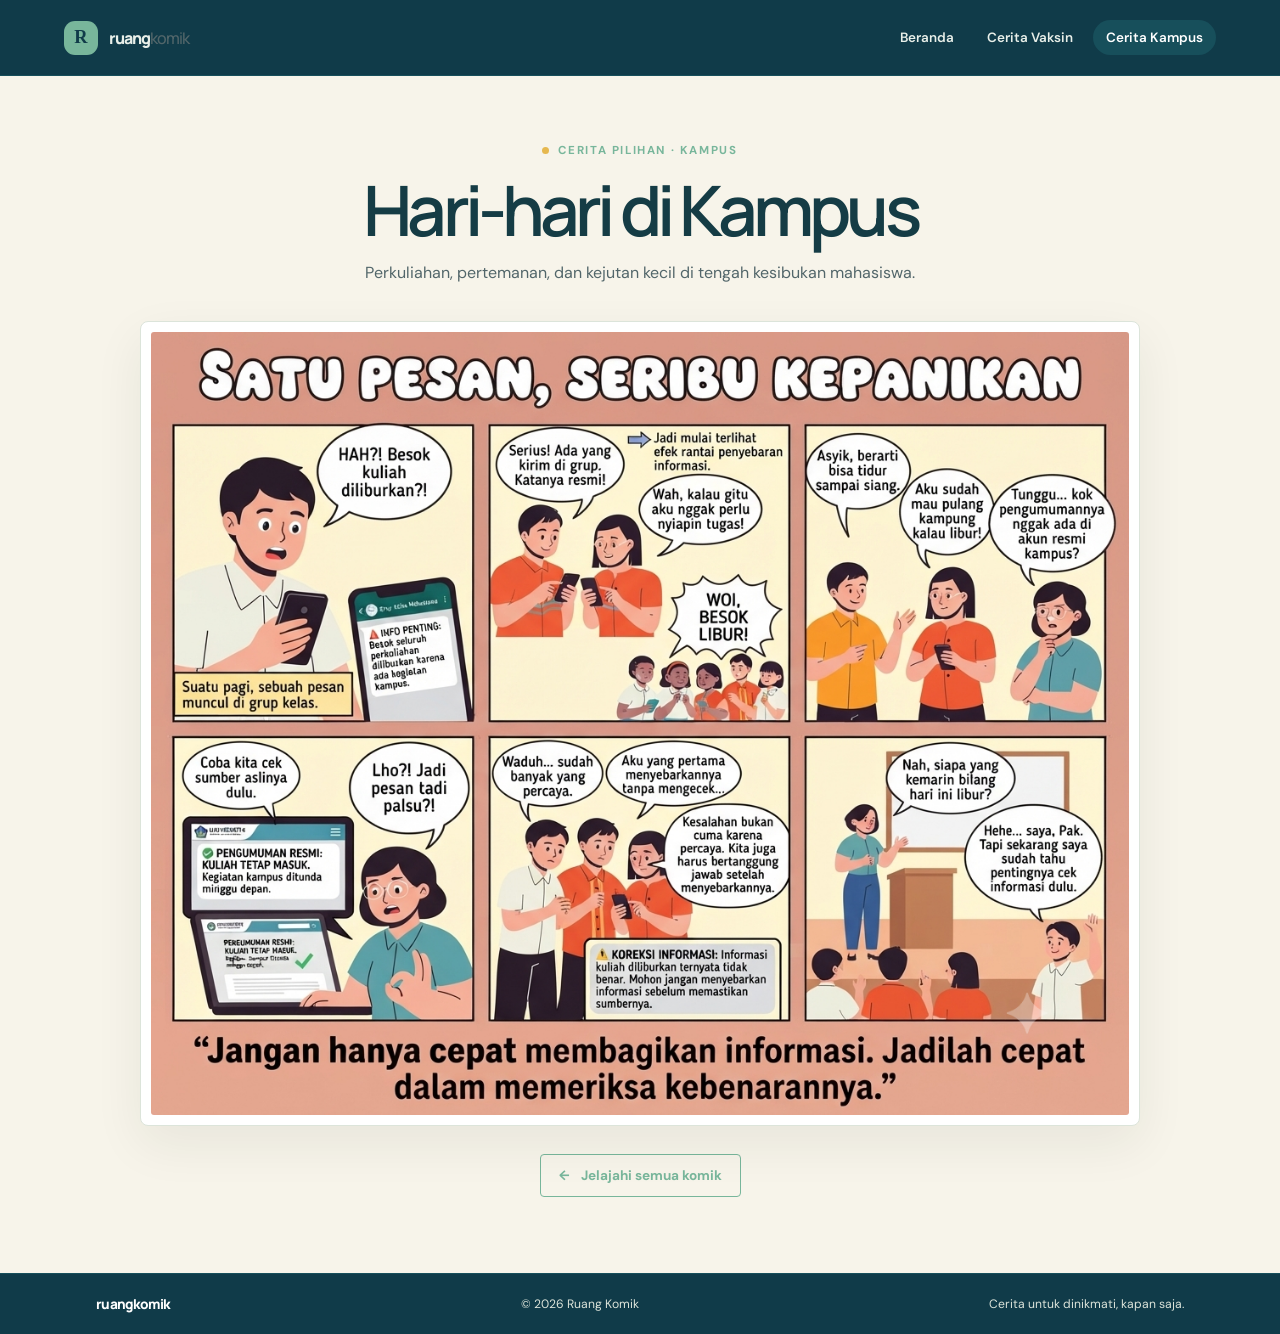
<file: cerita_kampus.html>
<!DOCTYPE html>
<html lang="id">
<head>
    <meta charset="UTF-8">
    <meta name="viewport" content="width=device-width, initial-scale=1.0">
    <meta name="theme-color" content="#f8f7f4">
    <meta name="description" content="Baca komik tentang perkuliahan, pertemanan, dan kejutan kecil di kampus.">
    <title>Cerita Kampus — Ruang Komik</title>
    <link rel="stylesheet" href="styles.css">
</head>
<body>
    <header class="topbar">
        <a class="brand" href="komik.html" aria-label="Ruang Komik, beranda"><span class="brand-mark" aria-hidden="true">R</span><span>ruang<span class="brand-light">komik</span></span></a>
        <nav aria-label="Navigasi utama">
            <a href="komik.html">Beranda</a>
            <a href="cerita_vaksin.html">Cerita Vaksin</a>
            <a href="cerita_kampus.html" aria-current="page">Cerita Kampus</a>
        </nav>
    </header>
    <main class="story-main">
        <section class="story-intro">
            <span class="eyebrow"><span class="eyebrow-dot"></span> Cerita pilihan · Kampus</span>
            <h1>Hari-hari di Kampus</h1>
            <p>Perkuliahan, pertemanan, dan kejutan kecil di tengah kesibukan mahasiswa.</p>
        </section>
        <figure class="comic-frame"><img src="isi cerita kampus.png" alt="Komik tentang kehidupan dan cerita mahasiswa di kampus"></figure>
        <div class="bottom-nav"><a class="back" href="komik.html#galeri"><span aria-hidden="true">←</span> Jelajahi semua komik</a></div>
    </main>
    <footer><a class="footer-brand" href="komik.html">ruangkomik</a><span>© 2026 Ruang Komik</span><span>Cerita untuk dinikmati, kapan saja.</span></footer>
</body>
</html>
</file>
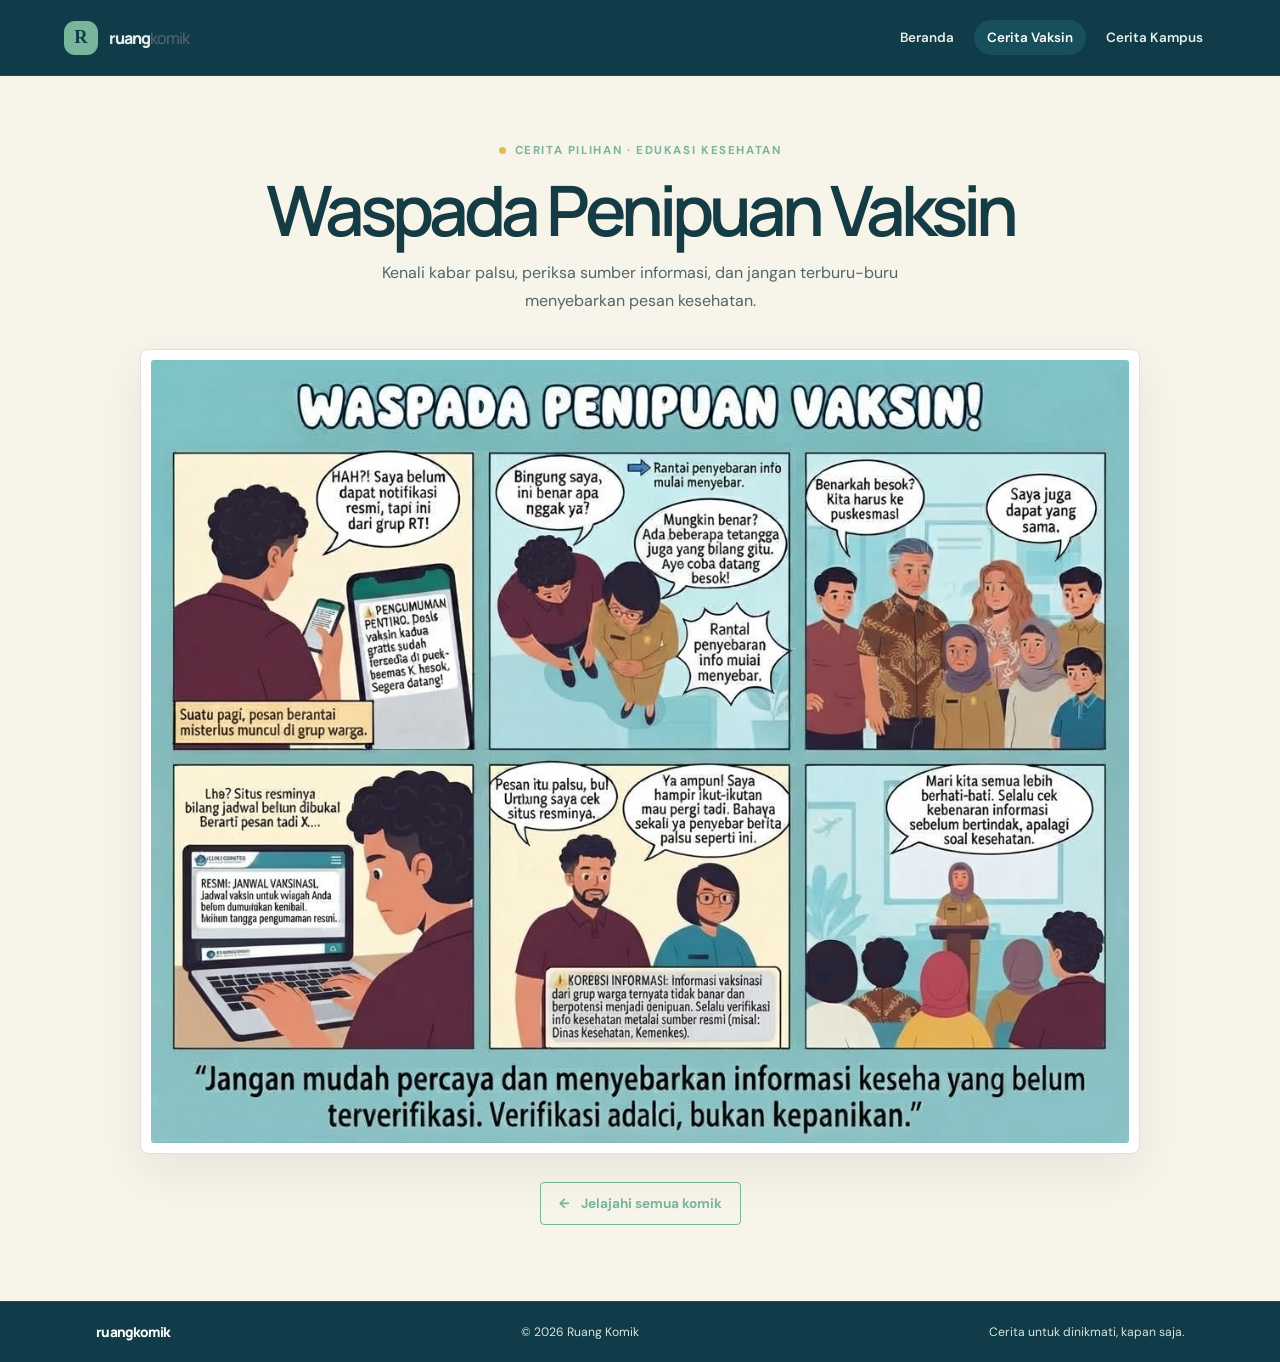
<file: cerita_vaksin.html>
<!DOCTYPE html>
<html lang="id">
<head>
    <meta charset="UTF-8">
    <meta name="viewport" content="width=device-width, initial-scale=1.0">
    <meta name="theme-color" content="#f8f7f4">
    <meta name="description" content="Komik edukasi tentang mengenali penipuan dan memeriksa informasi vaksin dari sumber resmi.">
    <title>Waspada Penipuan Vaksin — Ruang Komik</title>
    <link rel="stylesheet" href="styles.css">
</head>
<body>
    <header class="topbar">
        <a class="brand" href="komik.html" aria-label="Ruang Komik, beranda"><span class="brand-mark" aria-hidden="true">R</span><span>ruang<span class="brand-light">komik</span></span></a>
        <nav aria-label="Navigasi utama">
            <a href="komik.html">Beranda</a>
            <a href="cerita_vaksin.html" aria-current="page">Cerita Vaksin</a>
            <a href="cerita_kampus.html">Cerita Kampus</a>
        </nav>
    </header>
    <main class="story-main">
        <section class="story-intro">
            <span class="eyebrow"><span class="eyebrow-dot"></span> Cerita pilihan · Edukasi kesehatan</span>
            <h1>Waspada Penipuan Vaksin</h1>
            <p>Kenali kabar palsu, periksa sumber informasi, dan jangan terburu-buru menyebarkan pesan kesehatan.</p>
        </section>
        <figure class="comic-frame"><img src="Cerita_Vaksin.jpeg" alt="Komik edukasi tentang penipuan informasi vaksin dan pentingnya memeriksa sumber resmi"></figure>
        <div class="bottom-nav"><a class="back" href="komik.html#galeri"><span aria-hidden="true">←</span> Jelajahi semua komik</a></div>
    </main>
    <footer><a class="footer-brand" href="komik.html">ruangkomik</a><span>© 2026 Ruang Komik</span><span>Cerita untuk dinikmati, kapan saja.</span></footer>
</body>
</html>
</file>
<file: styles.css>
@import url('https://fonts.googleapis.com/css2?family=DM+Sans:wght@400;500;600;700&family=Manrope:wght@400;500;600;700;800&display=swap');

/* A brighter, warmer palette shared by the reader, catalog, and admin screens. */
:root {
    --paper: #fff8f1;
    --ink: #30243d;
    --muted: #756b7e;
    --line: #f0dfd8;
    --green: #188b83;
    --soft-green: #e1f5ef;
    --orange: #f17862;
    --white: #fffefd;
    --topbar-bg: rgb(255 248 241 / 94%);
    --nav-muted: #675c70;
    --control-border: #e7d5cf;
    --control-label: #594e61;
    --footer-muted: #756b7e;
    --art-line: #efddd5;
    --art-line-soft: #f4e8df;
    --thumbnail-bg: #f3e8e1;
    --focus: #ed785f;
    --button-text: #fff;
}
:root[data-theme="dark"] {
    --paper: #211b2b;
    --ink: #fff5ee;
    --muted: #c9bacb;
    --line: #45364c;
    --green: #76d7c2;
    --soft-green: #2c3c3d;
    --orange: #ffad76;
    --white: #2c2436;
    --topbar-bg: rgb(33 27 43 / 95%);
    --nav-muted: #d8cbd9;
    --control-border: #59475d;
    --control-label: #e2d5e2;
    --footer-muted: #c9bacb;
    --art-line: #483a4e;
    --art-line-soft: #3d3144;
    --thumbnail-bg: #382e40;
    --focus: #ffad76;
    --button-text: #211b2b;
}

:root {
    color-scheme: light;
    --paper: #f8f7f4;
    --ink: #20251f;
    --muted: #6c7068;
    --line: #e6e5df;
    --green: #315c48;
    --soft-green: #e9eee8;
    --orange: #d78a55;
    --white: #fff;
    --topbar-bg: rgb(248 247 244 / 94%);
    --nav-muted: #6c7068;
    --control-border: #d9ded7;
    --control-label: #555b53;
    --error: #a33e32;
    --footer-muted: #6c7068;
    --art-line: #e2e3d9;
    --art-line-soft: #e9e8df;
    --thumbnail-bg: #e9e8e3;
    --focus: #bd8156;
    --button-text: #fff;
    --quiet: #afb2a8;
    font-family: 'DM Sans', 'Segoe UI', sans-serif;
}
:root[data-theme="dark"] {
    color-scheme: dark;
    --paper: #151a17;
    --ink: #edf1eb;
    --muted: #b5beb5;
    --line: #354039;
    --green: #78b58f;
    --soft-green: #293a30;
    --orange: #e6a675;
    --white: #202723;
    --topbar-bg: rgb(21 26 23 / 94%);
    --nav-muted: #c2cbc3;
    --control-border: #4a574e;
    --control-label: #c7d0c8;
    --error: #ffaaa1;
    --footer-muted: #aab4ab;
    --art-line: #3c4840;
    --art-line-soft: #303b34;
    --thumbnail-bg: #2c3730;
    --focus: #e6b179;
    --button-text: #142019;
    --quiet: #9aa69c;
}
* { box-sizing: border-box; }
html { scroll-behavior: smooth; }
body { margin: 0; background: var(--paper); color: var(--ink); }
a { color: inherit; }
button, a { -webkit-tap-highlight-color: transparent; }
.topbar { position: sticky; z-index: 5; top: 0; min-height: 76px; padding: 0 max(calc((100vw - 1160px) / 2), 5vw); display: flex; align-items: center; justify-content: space-between; gap: 24px; background: var(--topbar-bg); border-bottom: 1px solid var(--line); backdrop-filter: blur(14px); }
.brand { display: inline-flex; align-items: center; gap: 11px; text-decoration: none; font-family: Manrope, sans-serif; font-size: 1rem; font-weight: 800; letter-spacing: -.06em; }
.brand-logo { display: block; width: 150px; height: 38px; object-fit: contain; border-radius: 5px; }
.brand-mark { display: grid; width: 34px; height: 34px; place-items: center; border-radius: 11px; background: var(--green); color: var(--button-text); font-family: Georgia, serif; font-size: 1.15rem; font-weight: 700; letter-spacing: 0; }
.brand-light { color: var(--muted); font-weight: 500; }
nav { display: flex; align-items: center; gap: 7px; }
.topbar nav { position: relative; }
.topbar nav > .nav-search-wrap { order: 0; }
.topbar nav > .nav-menu-toggle { order: 1; }
.topbar nav > .reader-profile-trigger { order: 2; }
nav a, nav button.nav-history { padding: 9px 13px; border: 0; border-radius: 999px; background: transparent; color: var(--nav-muted); font: inherit; font-size: .84rem; font-weight: 600; text-decoration: none; white-space: nowrap; cursor: pointer; transition: color .2s, background .2s; }
nav a:hover, nav a[aria-current="page"], nav button.nav-history:hover { background: var(--soft-green); color: var(--green); }
.nav-search-wrap { position: relative; z-index: 8; width: clamp(190px, 22vw, 280px); margin-left: 5px; }
.nav-search { display: block; width: 100%; }
.nav-search input { width: 100%; min-height: 42px; padding: 9px 15px; border: 1px solid var(--control-border); border-radius: 999px; background: var(--white); color: var(--ink); font: inherit; font-size: .82rem; }
.nav-search input:focus-visible { outline: 3px solid var(--focus); outline-offset: 2px; }
.search-suggestions { position: absolute; z-index: 10; top: calc(100% + 8px); right: 0; left: 0; display: grid; gap: 5px; max-height: min(60vh, 360px); overflow-y: auto; padding: 6px; border: 1px solid var(--line); border-radius: 12px; background: var(--white); box-shadow: 0 14px 34px #20251f24; }
.search-suggestion-item { display: flex; align-items: center; gap: 11px; min-height: 66px; padding: 6px; border-radius: 8px; text-decoration: none; transition: background .15s ease; }
.search-suggestion-item:hover, .search-suggestion-item:focus-visible { background: var(--soft-green); }
.search-suggestion-image, .search-suggestion-image-fallback { display: block; width: 44px; height: 54px; flex: 0 0 auto; border-radius: 5px; background: var(--thumbnail-bg); object-fit: cover; }
.search-suggestion-copy { display: grid; gap: 4px; min-width: 0; }
.search-suggestion-copy strong { overflow: hidden; color: var(--ink); font-size: .8rem; line-height: 1.35; text-overflow: ellipsis; white-space: nowrap; }
.search-suggestion-copy small { overflow: hidden; color: var(--muted); font-size: .7rem; text-overflow: ellipsis; white-space: nowrap; }
.search-suggestions-empty { margin: 0; padding: 12px 10px; color: var(--muted); font-size: .8rem; }
.visually-hidden { position: absolute; width: 1px; height: 1px; padding: 0; overflow: hidden; clip: rect(0, 0, 0, 0); white-space: nowrap; border: 0; }
.theme-toggle { padding: 9px 13px; border: 1px solid var(--control-border); border-radius: 999px; background: var(--white); color: var(--ink); font: inherit; font-size: .8rem; font-weight: 700; cursor: pointer; transition: color .2s, background .2s, border-color .2s; }
.theme-toggle:hover { border-color: var(--green); color: var(--green); }
.reader-profile-trigger { display: inline-flex; align-items: center; gap: 8px; max-width: 150px; padding: 5px 11px 5px 6px; border: 1px solid var(--control-border); border-radius: 999px; background: var(--white); color: var(--ink); font: inherit; font-size: .8rem; font-weight: 700; cursor: pointer; transition: border-color .2s; }
.reader-profile-trigger:hover { border-color: var(--green); }
.reader-profile-avatar { display: grid; width: 32px; height: 32px; flex: 0 0 auto; place-items: center; overflow: hidden; border-radius: 50%; background: var(--soft-green); background-position: center; background-size: cover; color: var(--green); font-weight: 800; }
.reader-profile-trigger #reader-profile-label { overflow: hidden; text-overflow: ellipsis; white-space: nowrap; }
.nav-menu-toggle { display: grid; width: 42px; height: 42px; flex: 0 0 auto; align-content: center; justify-items: center; gap: 5px; padding: 8px; border: 1px solid var(--control-border); border-radius: 50%; background: var(--white); cursor: pointer; }
.nav-menu-toggle span { display: block; width: 17px; height: 2px; border-radius: 2px; background: var(--green); transition: transform .2s, opacity .2s; }
.nav-menu-toggle[aria-expanded="true"] span:first-child { transform: translateX(4px); }
.nav-menu-toggle[aria-expanded="true"] span:nth-child(2) { transform: translateX(-3px); }
.nav-menu-toggle[aria-expanded="true"] span:last-child { transform: translateX(4px); }
nav .nav-menu-items { position: absolute; z-index: 9; top: calc(100% + 12px); right: 0; display: none; min-width: 190px; flex-direction: column; align-items: stretch; gap: 5px; padding: 9px; border: 1px solid var(--line); border-radius: 14px; background: var(--white); box-shadow: 0 14px 34px #20251f24; }
nav .nav-menu-items[data-open="true"] { display: flex; }
nav .nav-menu-items a, nav .nav-menu-items button { justify-content: flex-start; width: 100%; text-align: left; }
.reader-profile-dialog { width: min(430px, calc(100vw - 28px)); max-width: none; max-height: min(90vh, 720px); overflow: auto; padding: 22px; border: 1px solid var(--line); border-radius: 18px; background: var(--white); color: var(--ink); box-shadow: 0 22px 64px #20251f38; }
.reader-profile-dialog::backdrop { background: #20251f80; backdrop-filter: blur(3px); }
.reader-profile-dialog form { display: grid; gap: 13px; }
.reader-profile-heading { display: flex; align-items: start; justify-content: space-between; gap: 14px; }
.reader-profile-heading h2 { margin: 0 0 4px; font-size: 1.35rem; }
.reader-profile-heading p, .reader-profile-preview p { margin: 0; color: var(--muted); font-size: .82rem; }
.reader-profile-close { width: 34px; height: 34px; border: 1px solid var(--line); border-radius: 50%; background: transparent; color: var(--ink); font-size: 1.25rem; cursor: pointer; }
.reader-profile-preview { display: flex; align-items: center; gap: 12px; padding: 13px; border: 1px solid var(--line); border-radius: 12px; background: var(--paper); }
.reader-profile-preview .reader-profile-avatar { width: 52px; height: 52px; font-size: 1.2rem; }
.reader-profile-preview strong { display: block; margin-bottom: 3px; }
.reader-profile-dialog label { display: grid; gap: 6px; color: var(--control-label); font-size: .82rem; font-weight: 700; }
.reader-profile-dialog input:not([type="file"]) { width: 100%; min-height: 42px; padding: 9px 11px; border: 1px solid var(--control-border); border-radius: 8px; background: var(--white); color: var(--ink); font: inherit; }
.reader-profile-dialog input[type="file"] { width: 100%; color: var(--muted); font: inherit; font-size: .76rem; }
.reader-profile-note, .reader-profile-message { margin: 0; color: var(--muted); font-size: .76rem; line-height: 1.5; }
.reader-profile-actions { display: flex; align-items: center; justify-content: space-between; gap: 10px; }
.reader-profile-actions .button { margin-top: 0; }
.reader-profile-reset { padding: 9px 0; border: 0; background: transparent; color: var(--error); font: inherit; font-size: .8rem; cursor: pointer; }
.reader-profile-message { min-height: 1em; }
.hero { position: relative; display: grid; grid-template-columns: 1.05fr .95fr; align-items: center; gap: 40px; max-width: 1160px; min-height: 570px; margin: 0 auto; padding: 68px 36px 86px; overflow: hidden; }
.gallery-greeting { display: flex; align-items: center; justify-content: center; gap: 10px; margin: 0 auto 18px; animation: greeting-enter .5s ease both; }
.gallery-greeting .eyebrow-dot { flex: 0 0 auto; }
.gallery-greeting p { margin: 0; color: var(--muted); font-size: .94rem; text-align: center; }
.gallery-banner { position: relative; width: calc(100% + 72px); aspect-ratio: 2.9 / 1; margin: 0 -36px 30px; overflow: hidden; border: 1px solid var(--line); border-radius: 10px; background: #315c48; isolation: isolate; animation: banner-enter .8s .75s cubic-bezier(.2,.7,.2,1) both; }
.gallery-banner::after { position: absolute; z-index: 1; inset: 0; border-radius: inherit; background: linear-gradient(110deg, transparent 25%, #ffffff20 48%, transparent 68%); content: ""; pointer-events: none; transform: translateX(-110%); animation: banner-shine 4s ease-in-out 1.7s infinite; }
.gallery-banner img { display: block; width: 100%; height: 100%; object-fit: contain; transition: filter .4s ease; }
.gallery-banner:hover img { transform: scale(1.025); filter: saturate(1.08); }
@keyframes banner-enter { from { opacity: 0; transform: translateY(18px); } to { opacity: 1; transform: translateY(0); } }
@keyframes greeting-enter { from { opacity: 0; transform: translateY(8px); } to { opacity: 1; transform: translateY(0); } }
@keyframes banner-shine { 0%, 15% { transform: translateX(-110%); } 75%, 100% { transform: translateX(110%); } }
@media (prefers-reduced-motion: reduce) { .gallery-banner, .gallery-banner::after, .gallery-banner img { animation: none; } .gallery-banner img { transition: none; } }

/* Final theme tokens, placed after the original defaults so every page uses them. */
:root {
    --paper: #fff8f1; --ink: #30243d; --muted: #756b7e; --line: #f0dfd8;
    --green: #e89cff; --soft-green: #e1f5ef; --orange: #f17862; --white: #fffefd;
    --topbar-bg: rgb(255 248 241 / 94%); --nav-muted: #675c70; --control-border: #e7d5cf;
    --control-label: #594e61; --error: #b74748; --footer-muted: #756b7e;
    --art-line: #efddd5; --art-line-soft: #f4e8df; --thumbnail-bg: #f3e8e1;
    --focus: #ed785f; --button-text: #fff; --quiet: #b9aebc;
}
:root[data-theme="dark"] {
    --paper: #211b2b; --ink: #fff5ee; --muted: #c9bacb; --line: #45364c;
    --green: #76d7c2; --soft-green: #2c3c3d; --orange: #ffad76; --white: #2c2436;
    --topbar-bg: rgb(33 27 43 / 95%); --nav-muted: #d8cbd9; --control-border: #59475d;
    --control-label: #e2d5e2; --error: #ff9c9c; --footer-muted: #c9bacb;
    --art-line: #483a4e; --art-line-soft: #3d3144; --thumbnail-bg: #382e40;
    --focus: #ffad76; --button-text: #211b2b; --quiet: #a89bad;
}
.hero-copy { position: relative; z-index: 1; padding-bottom: 12px; animation: copy-enter .7s cubic-bezier(.2,.7,.2,1) both; }
.eyebrow { display: inline-flex; align-items: center; gap: 9px; color: var(--green); font-size: .72rem; font-weight: 700; letter-spacing: .14em; text-transform: uppercase; }
.eyebrow-dot { width: 7px; height: 7px; border-radius: 50%; background: var(--orange); }
h1, h2, h3 { font-family: Manrope, 'Segoe UI', sans-serif; }
.hero h1 { margin: 24px 0 18px; font-size: clamp(3rem, 6vw, 5.35rem); line-height: 1.04; letter-spacing: -.075em; font-weight: 600; }
.hero h1 span { color: var(--green); }
.hero-copy > p { max-width: 440px; margin: 0; color: var(--muted); font-size: 1.05rem; line-height: 1.8; }
.button { display: inline-flex; align-items: center; justify-content: center; gap: 17px; min-height: 52px; margin-top: 29px; padding: 0 23px; border: 1px solid transparent; border-radius: 999px; text-decoration: none; font-size: .88rem; font-weight: 700; transition: transform .2s, background .2s, box-shadow .2s; }
.button:hover { transform: translateY(-2px); }
.button-primary { background: var(--green); color: var(--button-text); box-shadow: 0 8px 20px color-mix(in srgb, var(--green) 20%, transparent); }
.button-primary:hover { filter: brightness(.92); }
.hero-art { position: relative; height: 385px; animation: art-enter .8s .12s cubic-bezier(.2,.7,.2,1) both; }
.art-orbit { position: absolute; top: 15px; left: 50%; width: 350px; height: 350px; transform: translateX(-50%); border: 1px solid var(--art-line); border-radius: 50%; animation: orbit-drift 14s ease-in-out infinite; }
.art-orbit::before, .art-orbit::after { position: absolute; content: ''; border: 1px solid var(--art-line-soft); border-radius: 50%; }
.art-orbit::before { inset: 24px; animation: orbit-pulse 7s ease-in-out infinite; }.art-orbit::after { inset: 50px; animation: orbit-pulse 7s ease-in-out -3.5s infinite; }
.art-book { position: absolute; top: 54px; left: 50%; display: flex; width: 205px; height: 278px; transform: translateX(-50%) rotate(-5deg); flex-direction: column; justify-content: space-between; padding: 28px 23px 19px; overflow: hidden; border-radius: 3px 13px 13px 3px; background: linear-gradient(145deg, #52755d, #294a3b); box-shadow: 15px 22px 35px #263b302d, inset 5px 0 0 #ffffff1c; color: #faf7e9; animation: book-float 5s ease-in-out infinite; }
.art-book::before { position: absolute; right: -38px; bottom: 6px; width: 180px; height: 180px; border: 1px solid #ffffff35; border-radius: 50%; content: ''; }
.art-book::after { position: absolute; right: -7px; bottom: 37px; width: 123px; height: 123px; border: 1px solid #ffffff3d; border-radius: 50%; content: ''; }
.art-book span { position: relative; z-index: 1; font-family: Manrope, sans-serif; font-size: 1.47rem; font-weight: 800; letter-spacing: .1em; line-height: 1.1; }
.art-book i { position: absolute; z-index: 1; bottom: 78px; left: 24px; width: 53px; height: 3px; background: #e6b179; }
.art-book b { position: relative; z-index: 1; font-size: .68rem; font-weight: 500; letter-spacing: .2em; }
.art-note { position: absolute; z-index: 2; padding: 12px 16px; background: var(--white); box-shadow: 0 8px 24px #20251f0c; color: var(--muted); font-size: .72rem; line-height: 1.5; }
.note-one { top: 94px; left: 3px; transform: rotate(-5deg); font-family: Georgia, serif; font-size: .9rem; font-style: italic; animation: note-float 4.8s ease-in-out infinite; }
.note-two { right: 0; bottom: 67px; color: var(--green); font-size: .6rem; font-weight: 700; letter-spacing: .1em; transform: rotate(4deg); animation: note-float 4.4s ease-in-out -1.5s infinite; }
.note-two span { padding-left: 8px; color: var(--orange); font-size: 1rem; vertical-align: middle; }
.art-spark { position: absolute; color: var(--orange); }.spark-one { top: 28px; right: 37px; font-size: 1.8rem; animation: sparkle 3.8s ease-in-out infinite; }.spark-two { bottom: 39px; left: 47px; color: var(--green); font-size: 1.2rem; animation: sparkle 4.5s ease-in-out -1.8s infinite; }
.hero-meta { position: absolute; right: 36px; bottom: 25px; left: 36px; display: flex; justify-content: space-between; padding-top: 14px; border-top: 1px solid var(--line); color: var(--footer-muted); font-size: .62rem; font-weight: 700; letter-spacing: .13em; animation: meta-enter .6s .35s ease both; }
.hero[hidden], .gallery-section[hidden], .screen-back[hidden] { display: none; }
.gallery-section { max-width: 1160px; min-height: 580px; margin: 0 auto; padding: 26px 36px 68px; animation: section-in .45s ease both; scroll-margin-top: 92px; }
.featured-section, .popular-section { margin: 0 0 30px; }
.subsection-heading { display: flex; align-items: baseline; justify-content: space-between; gap: 16px; margin-bottom: 13px; }
.subsection-heading h3 { margin: 0; font: 700 1.2rem Manrope, sans-serif; letter-spacing: -.04em; }
.subsection-heading p { margin: 0; color: var(--muted); font-size: .8rem; }
.featured-list .card { border-color: var(--green); }
.comic-read-count { margin: -6px 0 14px !important; color: var(--green) !important; font-size: .78rem !important; font-weight: 700; }
.reading-history-dialog { width: min(640px, calc(100vw - 32px)); max-width: none; max-height: min(82vh, 720px); overflow: auto; padding: 0; border: 1px solid var(--line); border-radius: 12px; background: var(--white); color: var(--ink); box-shadow: 0 22px 64px #20251f38; }
.reading-history-dialog::backdrop { background: #20251f80; backdrop-filter: blur(3px); }
.reading-history { margin: 0; padding: 21px; border: 0; background: transparent; }
.reading-history-heading { display: flex; align-items: start; justify-content: space-between; gap: 16px; margin-bottom: 14px; }
.reading-history-heading h2 { margin: 0 0 5px; font-size: 1.15rem; }
.reading-history-heading p { margin: 0; color: var(--muted); font-size: .8rem; }
.reading-history-actions { display: flex; align-items: center; flex-wrap: wrap; justify-content: flex-end; gap: 8px; }
.reading-history-clear, .reading-history-close, .reading-history-remove { padding: 8px 11px; border: 1px solid var(--control-border); border-radius: 999px; background: var(--white); color: var(--green); font: inherit; font-size: .76rem; font-weight: 700; cursor: pointer; }
.reading-history-clear:disabled { opacity: .5; cursor: not-allowed; }
.reading-history-clear:hover, .reading-history-close:hover, .reading-history-remove:hover { background: var(--soft-green); }
.reading-history-empty { margin: 0; padding: 18px 12px; border: 1px dashed var(--line); border-radius: 8px; color: var(--muted); font-size: .86rem; text-align: center; }
.reading-history-list { display: grid; gap: 9px; }
.reading-history-item { display: flex; align-items: center; gap: 14px; min-width: 0; padding: 10px; border: 1px solid var(--line); border-radius: 6px; background: var(--paper); }
.reading-history-item > img { width: 54px; height: 70px; flex: 0 0 auto; border-radius: 3px; background: var(--thumbnail-bg); object-fit: cover; }
.reading-history-info { flex: 1 1 auto; min-width: 0; }
.reading-history-info h4 { overflow: hidden; margin: 0 0 4px; font: 700 .92rem Manrope, sans-serif; text-overflow: ellipsis; white-space: nowrap; }
.reading-history-info p { margin: 0 0 6px; color: var(--muted); font-size: .75rem; line-height: 1.5; }
.reading-history-resume { color: var(--green); font-size: .78rem; font-weight: 700; text-decoration: none; }
.reading-history-resume:hover { text-decoration: underline; }
.reading-history-unavailable { color: var(--muted); font-size: .76rem; }
.reading-history-remove { flex: 0 0 auto; }
.gallery-controls { display: flex; align-items: center; justify-content: flex-end; gap: 14px; margin: 0 0 18px; }
.gallery-field { display: grid; gap: 7px; color: var(--control-label); font-size: .78rem; font-weight: 700; }
.gallery-field input, .gallery-field select { width: 100%; min-height: 44px; padding: 10px 12px; border: 1px solid var(--control-border); border-radius: 5px; background: var(--white); color: var(--ink); font: inherit; font-size: .88rem; }
.gallery-field input:focus-visible, .gallery-field select:focus-visible { outline: 3px solid var(--focus); outline-offset: 2px; }
.gallery-result-count { margin: 0 auto 0 0; color: var(--muted); font-size: .82rem; }
.container { display: grid; grid-template-columns: repeat(4, minmax(0, 1fr)); gap: 18px; }
#gallery-status { grid-column: 1 / -1; margin: 12px 0; color: var(--muted); font-size: .92rem; }
.gallery-empty-state { grid-column: 1 / -1; display: grid; justify-items: start; gap: 10px; margin: 8px 0; }
.gallery-empty-state p { margin: 0; color: var(--muted); font-size: .92rem; }
.search-reset-button { min-height: 38px; padding: 8px 13px; border: 1px solid var(--control-border); border-radius: 999px; background: var(--white); color: var(--green); font: inherit; font-size: .8rem; font-weight: 700; cursor: pointer; }
.search-reset-button:hover { border-color: var(--green); background: var(--soft-green); }
.card { position: relative; min-width: 0; overflow: hidden; border: 1px solid var(--line); border-radius: 14px; background: var(--white); transition: transform .25s, box-shadow .25s, border-color .25s; animation: card-enter .55s both; }
.card:nth-child(2) { animation-delay: .12s; }
.card:hover { transform: translateY(-5px) rotate(-.25deg); border-color: color-mix(in srgb, var(--green) 45%, var(--line)); box-shadow: 0 18px 36px #20251f18, 4px 5px 0 color-mix(in srgb, var(--orange) 28%, transparent); }
.card-image-link { position: relative; display: block; overflow: hidden; background: var(--thumbnail-bg); }
.thumbnail { display: block; width: 100%; aspect-ratio: 4 / 3; object-fit: cover; transition: transform .35s; }
.cover-fallback { display: grid; width: 100%; aspect-ratio: 4 / 3; place-items: center; padding: 24px; background: linear-gradient(145deg, var(--soft-green), var(--thumbnail-bg)); color: var(--muted); font-size: .84rem; font-weight: 600; text-align: center; }
.vaccine-thumbnail { object-fit: contain; background: #9cd4d2; }
.card:hover .thumbnail { transform: scale(1.025); }
.image-arrow { position: absolute; right: 14px; bottom: 14px; display: grid; width: 38px; height: 38px; place-items: center; border-radius: 50%; background: var(--white); color: var(--green); font-size: 1.15rem; transition: transform .25s ease, background .25s ease; }
.card:hover .image-arrow { transform: translate(2px, -2px); background: var(--soft-green); }
.card-content { padding: 17px 18px 20px; }
.card-badges { display: flex; align-items: center; flex-wrap: wrap; gap: 5px; }
.tag, .comic-status, .comic-new { display: inline-flex; align-items: center; min-height: 24px; padding: 4px 7px; border-radius: 999px; font-size: .62rem; font-weight: 700; letter-spacing: .03em; }
.tag { background: var(--soft-green); color: var(--green); text-transform: uppercase; }
.comic-status { border: 1px solid var(--line); color: var(--muted); }
.comic-new { background: #f6e5d6; color: #86502e; }
:root[data-theme="dark"] .comic-new { background: #49372a; color: #f1bd91; }
.card h3 { display: -webkit-box; overflow: hidden; margin: 13px 0 7px; font-size: 1.3rem; font-weight: 700; letter-spacing: -.045em; -webkit-box-orient: vertical; -webkit-line-clamp: 2; }
.card p:not(.comic-read-count) { display: -webkit-box; overflow: hidden; min-height: 0; margin: 0 0 12px; color: var(--muted); font-size: .89rem; line-height: 1.5; -webkit-box-orient: vertical; -webkit-line-clamp: 2; }
.text-link { display: inline-flex; align-items: center; justify-content: center; gap: 10px; min-height: 42px; padding: 0 14px; border: 1px solid var(--control-border); border-radius: 999px; color: var(--green); font-size: .82rem; font-weight: 700; text-decoration: none; transition: gap .2s, background .2s, border-color .2s; }.text-link:hover { gap: 14px; border-color: var(--green); background: var(--soft-green); }
.screen-back { margin-top: 24px; }.screen-back button { padding: 8px 0; border: 0; background: transparent; color: var(--muted); font: inherit; font-size: .82rem; cursor: pointer; }.screen-back button span { padding-right: 6px; color: var(--green); }
.story-main { width: min(1000px, 92%); margin: 0 auto; padding: 62px 0 76px; }
.story-intro { max-width: 760px; margin: 0 auto 34px; text-align: center; }
.story-intro h1 { margin: 13px 0 12px; font-size: clamp(2.5rem, 6vw, 4.35rem); line-height: 1.08; font-weight: 600; letter-spacing: -.07em; }
.story-intro p { max-width: 580px; margin: 0 auto; color: var(--muted); font-size: 1rem; line-height: 1.75; }
.story-tools { position: relative; display: flex; align-items: center; justify-content: center; flex-wrap: wrap; gap: 12px; margin-top: 16px; }
.story-tools .button { margin-top: 0; }
.story-action-status { min-height: 1.25em; margin: 8px 0 0; color: var(--muted); font-size: .82rem; }
.comic-report-popover { position: relative; }
.comic-report-trigger { padding: 10px 13px; border: 1px solid var(--control-border); border-radius: 5px; background: var(--white); color: var(--green); font-size: .8rem; font-weight: 700; cursor: pointer; list-style: none; }
.comic-report-trigger::-webkit-details-marker { display: none; }
.comic-report-trigger:hover { background: var(--soft-green); }
.comic-report-popover-panel { position: absolute; z-index: 4; top: calc(100% + 10px); right: 0; width: min(560px, calc(100vw - 32px)); max-height: min(78vh, 680px); overflow: auto; border: 1px solid var(--line); border-radius: 9px; background: var(--paper); box-shadow: 0 18px 54px #20251f38; }
.comic-frame { margin: 0; padding: 10px; border: 1px solid var(--line); border-radius: 8px; background: var(--white); box-shadow: 0 18px 50px #20251f12; scroll-margin-top: 92px; }
.comic-frame img { display: block; width: 100%; max-width: 100%; height: auto; border-radius: 3px; }
.comic-description { margin: 28px 0 34px; text-align: center; }
.comic-description h2 { margin: 0 0 10px; font-size: 1.35rem; letter-spacing: -.04em; }
.comic-description > p { max-width: 720px; margin: 0 auto; color: var(--muted); font-size: 1rem; line-height: 1.75; }
.comic-page-navigation { position: sticky; z-index: 3; bottom: 12px; display: flex; align-items: center; justify-content: center; gap: 12px; width: fit-content; max-width: 100%; margin: 18px auto 0; padding: 8px; border: 1px solid var(--line); border-radius: 999px; background: var(--topbar-bg); box-shadow: 0 8px 24px #20251f18; backdrop-filter: blur(12px); }
.comic-page-navigation button:disabled { opacity: .45; cursor: not-allowed; }
.comic-page-navigation span { min-width: 112px; color: var(--muted); font-size: .78rem; text-align: center; }
.comic-report { width: 100%; max-width: none; margin: 0; padding: 20px; border: 0; border-radius: 8px; background: var(--white); }
.comic-report h2 { margin: 0 0 8px; font-size: 1.25rem; letter-spacing: -.04em; }
.comic-report > p:first-of-type { margin: 0 0 16px; color: var(--muted); font-size: .84rem; line-height: 1.6; }
.comic-report form { display: grid; gap: 9px; }
.comic-report label { color: var(--control-label); font-size: .82rem; font-weight: 700; }
.comic-report select, .comic-report textarea { width: 100%; min-height: 42px; padding: 10px 12px; border: 1px solid var(--control-border); border-radius: 4px; background: var(--white); color: var(--ink); font: inherit; }
.comic-report textarea { resize: vertical; }
.comic-report form button { justify-self: start; margin-top: 8px; cursor: pointer; }
.story-back-to-top { position: fixed; z-index: 6; right: max(18px, calc((100vw - 1000px) / 2)); bottom: 20px; display: grid; width: 46px; height: 46px; place-items: center; border: 1px solid var(--control-border); border-radius: 50%; background: var(--white); color: var(--green); box-shadow: 0 8px 24px #20251f24; font-size: 1.35rem; cursor: pointer; }
.story-back-to-top[hidden] { display: none; }
.bottom-nav { display: flex; justify-content: center; margin-top: 28px; }
.back { display: inline-flex; align-items: center; gap: 11px; padding: 12px 18px; border: 1px solid var(--control-border); border-radius: 4px; color: var(--green); font-size: .85rem; font-weight: 700; text-decoration: none; transition: background .2s; }.back:hover { background: var(--soft-green); }
.admin-main { max-width: 900px; }
.admin-overview, .admin-recent { margin-bottom: 32px; }
.admin-overview h2, .admin-recent h2 { margin: 0 0 12px; font: 600 1.35rem Manrope, sans-serif; letter-spacing: -.04em; }
.admin-overview-note { margin: 0 0 12px; color: var(--muted); font-size: .82rem; line-height: 1.6; }
.admin-data-status { min-height: 20px; margin: 0 0 12px; color: var(--muted); font-size: .84rem; }
.admin-stats { display: grid; grid-template-columns: repeat(5, minmax(0, 1fr)); gap: 12px; }
.admin-stat { display: grid; gap: 12px; min-height: 108px; padding: 18px; border: 1px solid var(--line); border-radius: 7px; background: var(--white); }
.admin-stat span { color: var(--muted); font-size: .8rem; font-weight: 600; }
.admin-stat strong { color: var(--green); font: 700 1.8rem Manrope, sans-serif; letter-spacing: -.05em; }
.admin-recent-list { display: grid; gap: 9px; }
.admin-recent-item { display: flex; align-items: center; justify-content: space-between; gap: 16px; padding: 14px 17px; border: 1px solid var(--line); border-radius: 6px; background: var(--white); }
.admin-recent-item h3 { margin: 0 0 4px; font-size: .96rem; }
.admin-recent-item p, .admin-recent-item div > span { display: block; margin: 0; color: var(--muted); font-size: .78rem; line-height: 1.5; }
.admin-recent-status { flex: 0 0 auto; padding: 6px 10px; border-radius: 999px; background: var(--soft-green); color: var(--muted); font-size: .72rem; font-weight: 700; }
.admin-recent-status[data-published="true"] { color: var(--green); }
.admin-recent-status[data-status="published"] { color: var(--green); }
.admin-recent-status[data-status="archived"] { color: var(--muted); }
.admin-actions button:disabled { opacity: .5; cursor: not-allowed; }
.admin-reports { margin-top: 34px; }
.admin-reports h2 { margin: 0 0 12px; font: 600 1.35rem Manrope, sans-serif; letter-spacing: -.04em; }
.admin-report-list { display: grid; gap: 10px; }
.admin-report-item { padding: 15px 17px; border: 1px solid var(--line); border-radius: 6px; background: var(--white); }
.admin-report-item h3 { margin: 0 0 5px; font-size: .94rem; }
.admin-report-item p { margin: 5px 0 0; color: var(--muted); font-size: .82rem; line-height: 1.55; white-space: pre-wrap; overflow-wrap: anywhere; }
.admin-report-meta { color: var(--muted); font-size: .74rem; }
.admin-status { min-height: 24px; margin: 0 0 14px; color: var(--green); text-align: center; font-size: .9rem; }
.admin-status[data-error="true"] { color: var(--error); }
.admin-panel { margin: 0 0 26px; padding: 24px; border: 1px solid var(--line); border-radius: 8px; background: var(--white); }
.admin-panel h2, .admin-toolbar h2 { margin: 0 0 18px; font: 600 1.35rem Manrope, sans-serif; letter-spacing: -.04em; }
.admin-panel label { display: grid; gap: 7px; color: var(--control-label); font-size: .82rem; font-weight: 600; }
.admin-panel input:not([type="checkbox"]), .admin-panel textarea, .admin-panel select { width: 100%; min-height: 42px; padding: 10px 12px; border: 1px solid var(--control-border); border-radius: 4px; background: var(--white); color: var(--ink); font: inherit; }
.admin-panel textarea { resize: vertical; }
.admin-panel input[type="file"] { padding: 9px; }
.admin-panel .button { margin-top: 20px; cursor: pointer; }
.admin-fields { display: grid; grid-template-columns: repeat(2, minmax(0, 1fr)); gap: 17px; }
.admin-fields label:nth-child(4), .admin-fields label:nth-child(5), .admin-fields label:nth-child(6) { grid-column: 1 / -1; }
.admin-check { display: flex !important; grid-template-columns: auto 1fr !important; align-items: center; width: fit-content; margin-top: 18px; }
.admin-toolbar { display: flex; align-items: center; justify-content: space-between; }
.admin-toolbar h2 { margin: 0 0 14px; }
.admin-secondary, .admin-actions button { padding: 9px 13px; border: 1px solid var(--control-border); border-radius: 4px; background: var(--white); color: var(--green); font: inherit; font-size: .8rem; font-weight: 700; cursor: pointer; }
.admin-list { display: grid; gap: 10px; }
.admin-item { display: flex; align-items: center; justify-content: space-between; gap: 14px; padding: 16px 18px; border: 1px solid var(--line); border-radius: 6px; background: var(--white); }
.admin-item-info { display: flex; align-items: center; gap: 14px; min-width: 0; }
.admin-item-info img { width: 96px; height: 128px; flex: 0 0 auto; border-radius: 4px; background: var(--soft-green); object-fit: cover; }
.admin-item h3 { margin: 0 0 4px; font-size: 1rem; }.admin-item p { margin: 0; color: var(--muted); font-size: .8rem; }
.admin-actions { display: flex; gap: 8px; }.admin-actions .admin-danger { color: var(--error); }
.admin-dialog { width: min(700px, 94vw); max-width: none; max-height: 90vh; padding: 0; border: 0; background: transparent; }
.admin-dialog::backdrop { background: #20251f80; backdrop-filter: blur(3px); }
.admin-dialog .admin-panel { margin: 0; }
[hidden] { display: none !important; }
[hidden] { display: none !important; }
footer { display: flex; align-items: center; justify-content: space-between; gap: 16px; padding: 21px max(calc((100vw - 1088px) / 2), 5vw); border-top: 1px solid var(--line); color: var(--footer-muted); font-size: .76rem; }
.footer-brand { color: var(--ink); font-family: Manrope, sans-serif; font-size: .85rem; font-weight: 800; letter-spacing: -.05em; text-decoration: none; }
a:focus-visible, button:focus-visible { outline: 3px solid var(--focus); outline-offset: 4px; }
@keyframes section-in { from { opacity: 0; transform: translateY(8px); } to { opacity: 1; transform: translateY(0); } }
@keyframes copy-enter { from { opacity: 0; transform: translateY(16px); } to { opacity: 1; transform: translateY(0); } }
@keyframes art-enter { from { opacity: 0; transform: translateY(12px) scale(.97); } to { opacity: 1; transform: translateY(0) scale(1); } }
@keyframes meta-enter { from { opacity: 0; } to { opacity: 1; } }
@keyframes card-enter { from { opacity: 0; transform: translateY(14px); } to { opacity: 1; transform: translateY(0); } }
@keyframes book-float { 0%, 100% { translate: 0 0; } 50% { translate: 0 -9px; } }
@keyframes orbit-drift { 0%, 100% { rotate: 0deg; } 50% { rotate: 7deg; } }
@keyframes orbit-pulse { 0%, 100% { scale: 1; opacity: .55; } 50% { scale: 1.025; opacity: 1; } }
@keyframes note-float { 0%, 100% { translate: 0 0; } 50% { translate: 0 -6px; } }
@keyframes sparkle { 0%, 100% { scale: .8; opacity: .55; } 50% { scale: 1.15; opacity: 1; } }
@media (max-width: 700px) {
    .topbar { min-height: 68px; padding: 10px 5%; flex-wrap: wrap; gap: 7px; }
    nav { width: 100%; justify-content: space-between; gap: 0; }
    nav { flex-wrap: wrap; }
    .topbar nav > .nav-search-wrap { order: -1; }
    nav a, nav button.nav-history { padding: 8px 9px; font-size: .77rem; }
    .nav-search-wrap { order: -1; width: 100%; margin: 0 0 5px; }
    .theme-toggle { padding: 8px 9px; font-size: .72rem; }
    .hero { grid-template-columns: 1fr; gap: 8px; min-height: 0; margin: 12px 4% 0; padding: 48px 7% 74px; }
    .hero-art { width: min(100%, 390px); height: 350px; margin: 10px auto 0; }
    .gallery-banner { width: calc(100% + 12vw); aspect-ratio: 16 / 9; margin: 0 -6vw 24px; border-radius: 7px; }
    .hero h1 { font-size: clamp(2.8rem, 12vw, 4.1rem); }
    .art-orbit { width: 315px; height: 315px; }.art-book { top: 41px; width: 188px; height: 260px; }
    .gallery-section { padding: 42px 6% 55px; }
    .subsection-heading { align-items: start; flex-direction: column; gap: 5px; }
    .reading-history { padding: 16px; }
    .reading-history-heading { align-items: stretch; flex-direction: column; gap: 12px; }
    .reading-history-actions { justify-content: flex-start; }
    .reading-history-item { gap: 9px; padding: 8px; }
    .reading-history-item > img { width: 44px; height: 60px; }
    .reading-history-remove { padding: 7px 8px; font-size: .7rem; }
    .gallery-controls { align-items: end; justify-content: space-between; gap: 10px; margin-bottom: 16px; }
    .gallery-controls .gallery-field { flex: 0 0 auto; min-width: 142px; }
    .gallery-result-count { grid-column: 1; }
    .container { grid-template-columns: 1fr; gap: 17px; }
    .thumbnail, .cover-fallback { aspect-ratio: 4 / 3; }
    .story-main { padding-top: 44px; }
    .story-intro { margin-bottom: 26px; }
    .story-page .story-intro { width: 100%; padding-inline: 10px; }
    .story-page .story-intro h1 { font-size: clamp(1.9rem, 8vw, 2.7rem); overflow-wrap: anywhere; }
    .story-page .story-intro p { max-width: 100%; }
    .comic-frame { padding: 6px; }
    .comic-report-popover-panel { right: auto; left: 0; width: min(560px, calc(100vw - 32px)); }
    .comic-page-navigation { position: sticky; bottom: 8px; gap: 5px; padding: 6px; }
    .comic-page-navigation button { padding: 8px; font-size: .7rem; }
    .comic-page-navigation span { min-width: 90px; font-size: .7rem; }
    .comic-report { margin-top: 30px; padding: 17px; }
    footer { flex-wrap: wrap; justify-content: center; padding: 20px 6%; text-align: center; }
    footer span:last-child { width: 100%; }
    .admin-fields { grid-template-columns: 1fr; }.admin-fields label { grid-column: 1 !important; }
    .admin-stats { grid-template-columns: repeat(2, minmax(0, 1fr)); gap: 9px; }
    .admin-stat { min-height: 96px; padding: 14px; }
    .admin-recent-item { align-items: flex-start; }
    .admin-panel { padding: 18px; }.admin-item { align-items: flex-start; flex-direction: column; }.admin-actions { flex-wrap: wrap; }
}
@media (min-width: 701px) and (max-width: 1000px) { .container { grid-template-columns: repeat(3, minmax(0, 1fr)); } }
@media (prefers-reduced-motion: reduce) { *, *::before, *::after { scroll-behavior: auto !important; animation-duration: .01ms !important; animation-iteration-count: 1 !important; transition-duration: .01ms !important; } }

/* Ruang Komik cinematic home refresh */
.home-page { --paper: #30204B; --ink: #f8f1ed; --muted: #b9aaa3; --line: #382723; --green: #B99AEF; --soft-green: #321522; --orange: #B99AEF; --white: #453263; --topbar-bg: rgb(16 11 10 / 88%); --nav-muted: #ded1cb; --control-border: #59443d; --control-label: #e2d5ce; --footer-muted: #b9aaa3; --thumbnail-bg: #261b18; --focus: #B99AEF; --button-text: #fff; background: #30204B; color: var(--ink); min-height: 100vh; }
:root[data-theme="light"] .home-page { --paper: #f8f4f0; --ink: #231714; --muted: #75645e; --line: #e8dcd5; --green: #d80f5d; --soft-green: #f8e4ec; --orange: #e96834; --white: #fffaf7; --topbar-bg: rgb(248 244 240 / 92%); --nav-muted: #594944; --control-border: #d9c9c1; --control-label: #594944; --footer-muted: #75645e; --thumbnail-bg: #eee2dc; --focus: #d96b3c; --button-text: #fff; background: #f8f4f0; }
.home-page .topbar { width: 100%; min-height: 82px; padding-inline: max(calc((100vw - 1480px) / 2), 5.5vw); border-bottom-color: color-mix(in srgb, var(--line) 64%, transparent); }
.home-page .brand { font-size: 1.12rem; letter-spacing: -.055em; }
.home-page .brand-mark { width: 39px; height: 39px; border-radius: 13px; background: linear-gradient(145deg,#B99AEF,#ed125e 72%); box-shadow: 0 6px 22px #B99AEF33; }
.home-page .brand-light { color: var(--ink); }
.home-page nav a, .home-page nav button.nav-history { border-radius: 3px; }
.home-page nav a:hover, .home-page nav a[aria-current="page"], .home-page nav button.nav-history:hover { background: transparent; color: var(--green); }
.home-page .nav-search input { background: color-mix(in srgb, var(--white) 70%, transparent); }
.home-page .theme-toggle { background: transparent; }
.home-page main { overflow: clip; }
.home-page .hero { width: 100%; max-width: none; min-height: min(760px, calc(100svh - 82px)); margin: 0; padding: 70px max(calc((100vw - 1480px) / 2), 6.2vw) 140px; display: flex; align-items: center; background-color: #30204B; background-image: linear-gradient(90deg, #30204B 0%, rgb(16 11 10 / 96%) 24%, rgb(16 11 10 / 73%) 42%, rgb(16 11 10 / 8%) 70%), linear-gradient(0deg, #30204B 0%, transparent 32%), url("ruang-komik-hero-motion-bg.png"); background-repeat: no-repeat; background-size: cover; background-position: center 43%; isolation: isolate; }
:root[data-theme="light"] .home-page .hero { background-image: linear-gradient(90deg, #f8f4f0 0%, rgb(248 244 240 / 95%) 24%, rgb(248 244 240 / 72%) 43%, rgb(248 244 240 / 5%) 72%), linear-gradient(0deg, #f8f4f0 0%, transparent 34%), url("ruang-komik-hero-motion-bg.png"); background-color: #f8f4f0; }
.home-page .hero-copy { width: min(590px, 52%); padding: 0 0 30px; }
.home-page .eyebrow { color: #D9C7FF; font-size: .78rem; letter-spacing: .2em; }
.home-page .eyebrow-dot { background: var(--orange); box-shadow: 0 0 14px var(--orange); }
.home-page .hero h1 { max-width: 670px; margin: 22px 0 20px; font-size: clamp(3.8rem, 7vw, 6.4rem); line-height: .98; font-weight: 800; letter-spacing: -.075em; }
.home-page .hero h1 span { background: linear-gradient(100deg,#ff8b43 2%,#ff3d65 78%); background-clip: text; -webkit-text-fill-color: transparent; }
.home-page .hero-copy > p { max-width: 505px; color: color-mix(in srgb, var(--ink) 80%, transparent); font-size: clamp(1rem,1.25vw,1.13rem); line-height: 1.8; }
.home-page .hero-actions { display: flex; flex-wrap: wrap; gap: 14px; margin-top: 32px; }
.home-page .hero-actions .button { min-height: 56px; margin: 0; padding-inline: 24px; }
.home-page .button-primary { background: linear-gradient(105deg,#B99AEF,#654A91); box-shadow: 0 9px 30px #B99AEF40; }
.home-page .button-secondary { border-color: #8a746a; background: rgb(16 11 10 / 48%); color: var(--ink); }
.home-page .hero-art { position: absolute; z-index: -1; inset: 0 0 0 auto; width: 62%; height: auto; margin: 0; background: linear-gradient(90deg, #30204B 0%, transparent 24%), url("ruang-komik-hero-motion-bg.png") no-repeat 65% 43% / cover; opacity: .16; pointer-events: none; }
.home-page .hero-art-caption { display: none; }
.home-page .hero-meta { right: max(calc((100vw - 1480px) / 2), 6.2vw); bottom: 30px; left: max(calc((100vw - 1480px) / 2), 6.2vw); display: grid; grid-template-columns: repeat(4,minmax(0,1fr)); gap: 14px; padding: 0; border: 0; animation: none; }
.home-page .hero-meta article { display: flex; align-items: center; gap: 14px; min-width: 0; padding: 16px 18px; border: 1px solid rgb(255 255 255 / 10%); border-radius: 18px; background: rgb(22 15 13 / 78%); box-shadow: 0 14px 35px #0005; backdrop-filter: blur(15px); }
.home-page .hero-meta-icon { display: grid; width: 48px; height: 48px; flex: 0 0 auto; place-items: center; border-radius: 50%; background: #B99AEF22; color: #B99AEF; font-size: 1.25rem; }
.home-page .hero-meta article:first-child .hero-meta-icon, .home-page .hero-meta article:last-child .hero-meta-icon { background: #B99AEF22; color: #ff8b51; }
.home-page .hero-meta article div { display: grid; gap: 5px; min-width: 0; }
.home-page .hero-meta strong { font-size: .9rem; }
.home-page .hero-meta small { overflow: hidden; color: #b9aaa3; font-size: .78rem; text-overflow: ellipsis; white-space: nowrap; }
.home-page .gallery-section { max-width: 1480px; padding-top: 50px; }
.home-page .gallery-greeting { justify-content: flex-start; }
.home-page .gallery-greeting p { color: var(--muted); }
.home-page .gallery-banner { border-color: var(--line); border-radius: 22px; background: #1c1110; }
.home-page .gallery-banner img { object-fit: cover; }
.home-page .edition-label { position: absolute; z-index: 2; right: 22px; bottom: 20px; padding: 10px 14px; border: 1px solid #ffffff35; border-radius: 999px; background: #30204Bcc; color: #fff; font-size: .68rem; letter-spacing: .15em; backdrop-filter: blur(8px); }
.home-page .edition-label b { padding-inline: 7px; color: #B99AEF; }
.home-page .subsection-heading h3 { color: var(--ink); }
.home-page .card { border-color: var(--line); border-radius: 16px; background: var(--white); }
.home-page .card:hover { border-color: color-mix(in srgb,var(--green) 55%,var(--line)); box-shadow: 0 20px 44px #0005,4px 5px 0 color-mix(in srgb,var(--orange) 34%,transparent); }
.home-page .tag { background: var(--soft-green); color: var(--green); }
.home-page .text-link { border-color: var(--line); color: var(--green); }
.home-page footer { border-color: var(--line); }
.home-page .footer-brand { color: var(--ink); }
.home-page footer span:first-of-type { cursor: pointer; }
.home-page footer span:first-of-type:focus-visible { outline: 2px solid var(--focus); outline-offset: 3px; }
.home-page .admin-secret-entry { min-height: 34px; margin: 0; padding: 6px 12px; border: 1px solid var(--control-border); border-radius: 999px; background: var(--white); color: var(--green); font: inherit; font-size: .76rem; font-weight: 700; cursor: pointer; }
@media (min-width: 1500px) { .home-page .hero { min-height: min(850px,calc(100svh - 82px)); } }
@media (min-width: 701px) and (max-width: 1100px) {
    .home-page .topbar { padding-inline: 4%; gap: 10px; }
    .home-page nav { gap: 0; }
    .home-page nav a, .home-page nav button.nav-history { padding-inline: 8px; font-size: .76rem; }
    .home-page .nav-search-wrap { width: clamp(150px,20vw,220px); }
    .home-page .hero { min-height: 660px; padding: 60px 5% 150px; background-position: 60% center; }
    .home-page .hero-copy { width: min(560px,64%); }
    .home-page .hero h1 { font-size: clamp(3.6rem,8vw,5.7rem); }
    .home-page .hero-meta { right: 5%; left: 5%; gap: 8px; }
    .home-page .hero-meta article { gap: 9px; padding: 12px; }
    .home-page .hero-meta-icon { width: 40px; height: 40px; }
    .home-page .hero-meta small { font-size: .68rem; }
}
@media (max-width: 700px) {
    .home-page .topbar { align-items: stretch; flex-direction: column; gap: 7px; min-height: 0; padding: 8px 5%; }
    .home-page .brand { align-self: flex-start; }
    .home-page nav { display: grid; grid-template-columns: repeat(4, minmax(0, 1fr)); align-items: center; gap: 6px; width: 100%; }
    .home-page .topbar nav > .nav-search-wrap { grid-column: 1 / -1; grid-row: 1; width: 100%; min-width: 0; margin: 0; }
    .home-page .topbar nav > .nav-history { grid-column: 1; grid-row: 2; justify-self: center; }
    .home-page .topbar nav > .theme-toggle { grid-column: 2; grid-row: 2; justify-self: center; padding-inline: 7px; font-size: .68rem; }
    .home-page .topbar nav > .reader-profile-trigger { grid-column: 3; grid-row: 2; justify-self: center; max-width: 100%; }
    .home-page .topbar nav > .nav-menu-toggle { grid-column: 4; grid-row: 2; justify-self: center; }
    .home-page .topbar nav > .nav-history, .home-page .topbar nav > .theme-toggle, .home-page .topbar nav > .reader-profile-trigger { min-height: 42px; }
    .home-page nav a, .home-page nav button.nav-history { padding: 9px 10px; }
    .home-page nav button.nav-history { font-size: .78rem; }
    .home-page .nav-search input { min-height: 40px; }
    .home-page .hero { display: flex; min-height: 0; flex-direction: column; align-items: stretch; gap: 0; margin: 0; padding: 22px clamp(20px, 6vw, 32px) 34px; background-size: 100% 100%, auto 72%, auto 72%; background-position: center, 64% top, 64% top; }
    :root[data-theme="light"] .home-page .hero { background-size: 100% 100%, auto 72%, auto 72%; background-position: center, 65% top, 65% top; }
    .home-page .hero::before { position: absolute; z-index: -1; inset: 0; background: linear-gradient(180deg, rgb(16 11 10 / 30%) 0%, #30204B 47%, #30204B 100%); content: ""; }
    :root[data-theme="light"] .home-page .hero::before { background: linear-gradient(180deg, rgb(248 244 240 / 20%) 0%, #f8f4f0 48%, #f8f4f0 100%); }
    .home-page .hero-art { display: none; top: 0; right: 0; bottom: auto; width: 100%; height: 48%; background: linear-gradient(180deg,transparent 55%,#30204B 100%),url("ruang-komik-hero-motion-bg.png") no-repeat 66% 30% / auto 100%; opacity: .18; }
    :root[data-theme="light"] .home-page .hero-art { background-image: linear-gradient(180deg,transparent 55%,#f8f4f0 100%),url("ruang-komik-hero-motion-bg.png"); }
    .home-page .hero-copy { width: 100%; max-width: 620px; padding: 0; }
    .home-page .hero h1 { max-width: 100%; margin: 12px 0 14px; font-size: clamp(2.45rem, 9.5vw, 3.1rem); line-height: 1.06; }
    .home-page .hero-copy > p { width: min(100%, 38ch); max-width: none; font-size: clamp(1rem, 4vw, 1.08rem); line-height: 1.65; }
    .home-page .hero-actions { gap: 10px; margin-top: 20px; }
    .home-page .hero-actions .button { min-height: 52px; flex: 1 1 155px; padding-inline: 14px; font-size: .8rem; }
    .home-page .hero-meta { position: relative; inset: auto; display: grid; grid-template-columns: repeat(2, minmax(0, 1fr)); gap: clamp(9px, 3vw, 13px); width: 100%; margin-top: 26px; }
    .home-page .hero-meta article { align-items: flex-start; gap: 9px; min-width: 0; min-height: 96px; padding: 12px 10px; border-radius: 13px; }
    .home-page .hero-meta-icon { width: 34px; height: 34px; font-size: .95rem; }
    .home-page .hero-meta strong { font-size: .76rem; line-height: 1.3; }
    .home-page .hero-meta small { overflow: visible; font-size: .68rem; white-space: normal; line-height: 1.4; }
    .home-page .gallery-section { padding: 34px 6% 50px; }
    .home-page .gallery-banner { width: calc(100% + 12vw); aspect-ratio: 16 / 10; margin-inline: -6vw; border-radius: 14px; }
    .home-page .edition-label { right: 10px; bottom: 10px; padding: 8px 10px; font-size: .55rem; }
}
@media (max-width: 380px) {
    .home-page .hero { padding-inline: 6%; }
    .home-page .hero h1 { font-size: clamp(2.4rem, 9.6vw, 2.65rem); }
    .home-page .hero-meta article { gap: 7px; padding: 11px 8px; }
    .home-page .hero-meta-icon { width: 32px; height: 32px; }
    .home-page .topbar nav { gap: 5px; }
    .home-page .topbar nav > .theme-toggle { padding-inline: 5px; font-size: .62rem; }
    .home-page .topbar nav > .reader-profile-trigger { gap: 5px; padding-right: 7px; font-size: .72rem; }
}@media (min-width: 1101px) {
    .home-page .topbar nav > .nav-menu-toggle { display: none; }
    .home-page nav .nav-menu-items { position: static; display: flex; min-width: 0; flex-direction: row; align-items: center; gap: 3px; padding: 0; border: 0; background: transparent; box-shadow: none; }
}
@media (min-width: 701px) and (max-width: 1100px) {
    .home-page nav .nav-menu-items { position: absolute; top: calc(100% + 10px); right: 0; display: none; min-width: 190px; flex-direction: column; align-items: stretch; gap: 5px; padding: 9px; border: 1px solid var(--line); border-radius: 14px; background: var(--white); box-shadow: 0 14px 34px #0004; }
    .home-page nav .nav-menu-items[data-open="true"] { display: flex; }
}.home-page nav .nav-menu-items { order: -1; }
.home-page nav .nav-menu-items a, .home-page nav .nav-menu-items button { width: auto; text-align: center; }
@media (min-width: 701px) and (max-width: 1100px) {
    .home-page nav .nav-menu-items a, .home-page nav .nav-menu-items button { width: 100%; text-align: left; }
}/* Light theme keeps the cover dramatic while the surrounding page stays warm and bright. */
:root[data-theme="light"] .home-page .hero {
    color: #f8f1ed;
    background-color: #30204B;
    background-image: linear-gradient(90deg, #30204B 0%, rgb(16 11 10 / 96%) 24%, rgb(16 11 10 / 73%) 42%, rgb(16 11 10 / 8%) 70%), linear-gradient(0deg, #30204B 0%, transparent 32%), url("ruang-komik-hero-motion-bg.png");
}
:root[data-theme="light"] .home-page .hero-copy > p { color: #e3d6cf; }
:root[data-theme="light"] .home-page .button-secondary { border-color: #8a746a; background: rgb(16 11 10 / 48%); color: #f8f1ed; }
:root[data-theme="light"] .home-page .hero-meta { color: #f8f1ed; }
:root[data-theme="light"] .home-page .hero-meta small { color: #c9b9b1; }
:root[data-theme="light"] .home-page .hero-meta article { border-color: rgb(255 255 255 / 12%); background: rgb(22 15 13 / 86%); }
@media (max-width: 700px) {
    :root[data-theme="light"] .home-page .hero::before { background: linear-gradient(180deg, rgb(16 11 10 / 24%) 0%, #30204B 47%, #30204B 100%); }
}
/* Slide 2: premium editorial comic catalog */
.home-page .gallery-section {
    width: 100%; max-width: none; min-height: 100vh; margin: 0; padding: 64px max(calc((100vw - 1480px) / 2), 6.2vw) 76px;
    overflow: hidden; color: #f8f1ed;
    background: radial-gradient(ellipse at 86% 4%, rgb(243 20 104 / 13%), transparent 32%), linear-gradient(180deg, #30204B 0%, #30204B 24%, #30204B 100%);
}
.home-page .gallery-header, .home-page .featured-section, .home-page .catalog-collection, .home-page .popular-section, .home-page .screen-back { width: min(100%, 1480px); margin-inline: auto; }
.home-page .gallery-header { margin-bottom: 38px; }
.home-page .gallery-header .eyebrow { color: #D9C7FF; }
.home-page .gallery-header h2 { margin: 17px 0 10px; font: 800 clamp(2.3rem, 4.6vw, 4.2rem)/1.04 Manrope, sans-serif; letter-spacing: -.07em; }
.home-page .gallery-header > p { max-width: 620px; margin: 0; color: #c5b5ad; font-size: 1rem; line-height: 1.7; }
.home-page .featured-section, .home-page .catalog-collection, .home-page .popular-section { margin-bottom: 54px; }
.home-page .subsection-heading { align-items: end; margin-bottom: 20px; }
.home-page .subsection-heading h3 { margin-top: 5px; color: #fff5ef; font: 750 clamp(1.6rem, 2.5vw, 2.2rem)/1.15 Manrope, sans-serif; letter-spacing: -.055em; }
.home-page .subsection-heading p { max-width: 430px; color: #b9aaa3; line-height: 1.6; }
.home-page .catalog-kicker { color: #B99AEF; font-size: .66rem; font-weight: 800; letter-spacing: .18em; }
.home-page .featured-list { grid-template-columns: repeat(2, minmax(0, 1fr)); gap: 18px; }
.home-page .featured-card { display: grid; grid-template-columns: minmax(180px, .82fr) minmax(0, 1fr); min-height: 255px; border: 1px solid rgb(255 255 255 / 10%); border-radius: 22px; background: linear-gradient(135deg, #654A91, #30204B 68%, #453263); box-shadow: 0 16px 42px #0005; }
.home-page .featured-card:hover { border-color: rgb(243 20 104 / 48%); box-shadow: 0 20px 48px #0007, 0 0 30px rgb(243 20 104 / 9%); }
.home-page .featured-card .card-image-link { min-height: 100%; border-radius: 21px 0 0 21px; }
.home-page .featured-card .thumbnail, .home-page .featured-card .cover-fallback { height: 100%; min-height: 255px; aspect-ratio: 16 / 10; object-fit: cover; }
.home-page .featured-card .card-content { display: flex; flex-direction: column; align-items: flex-start; justify-content: center; padding: clamp(18px, 2.4vw, 32px); }
.home-page .featured-card .card-content h3 { margin: 16px 0 8px; color: #fff7f1; font-size: clamp(1.18rem, 1.8vw, 1.65rem); }
.home-page .featured-card .card-content p { -webkit-line-clamp: 3; color: #c4b3ab; line-height: 1.65; }
.home-page .featured-card .card-badges .tag { background: #B99AEF22; color: #ff77a2; }
.home-page .featured-card .text-link { margin-top: 8px; border-color: transparent; background: linear-gradient(105deg,#B99AEF,#654A91); color: #fff; }
.home-page .category-filter-wrap { display: flex; gap: 10px; width: 100%; margin: 0 0 22px; overflow-x: auto; padding: 2px 1px 10px; scrollbar-width: none; -webkit-overflow-scrolling: touch; }
.home-page .category-filter-wrap::-webkit-scrollbar { display: none; }
.home-page .category-chip { min-height: 42px; flex: 0 0 auto; padding: 0 18px; border: 1px solid #8066A8; border-radius: 999px; background: rgb(36 24 20 / 72%); color: #d3c4bd; font: 600 .82rem 'DM Sans',sans-serif; cursor: pointer; transition: color .2s, border-color .2s, background .2s, box-shadow .2s, transform .2s; }
.home-page .category-chip:hover { transform: translateY(-1px); border-color: #B99AEF; color: #fff; }
.home-page .category-chip.is-active { border-color: #B99AEF; background: linear-gradient(105deg,#B99AEF,#654A91); color: #fff; box-shadow: 0 7px 22px rgb(243 20 104 / 20%); }
.home-page .gallery-controls { min-height: 42px; margin: -5px 0 16px; }
.home-page .gallery-controls .gallery-field { color: #c5b5ad; }
.home-page .gallery-controls select { border-color: #8066A8; border-radius: 10px; background: #453263; color: #f8f1ed; }
.home-page .gallery-result-count { margin: 0; color: #b9aaa3; }
.home-page #comic-list.container, .home-page #popular-comics.container { grid-template-columns: repeat(4, minmax(0, 1fr)); gap: 18px; }
.home-page .card { border-color: rgb(255 255 255 / 9%); border-radius: 17px; background: linear-gradient(160deg,#453263,#453263); box-shadow: 0 12px 28px #0003; }
.home-page .card:hover { border-color: rgb(255 120 66 / 44%); box-shadow: 0 20px 42px #0006, 0 0 24px rgb(255 120 66 / 8%); }
.home-page .card-image-link { background: #281b17; }
.home-page #comic-list .thumbnail, .home-page #comic-list .cover-fallback, .home-page #popular-comics .thumbnail, .home-page #popular-comics .cover-fallback { aspect-ratio: 3 / 4; }
.home-page .card-content { padding: 16px 17px 18px; }
.home-page .card h3 { color: #fff5ef; }
.home-page .card p:not(.comic-read-count) { color: #b9aaa3; line-height: 1.6; }
.home-page .card .tag { background: #B99AEF1c; color: #D9C7FF; }
.home-page .card .comic-status { border-color: #8066A8; color: #b9aaa3; }
.home-page .text-link { min-height: 40px; border-color: #61433b; color: #D9C7FF; }
.home-page .text-link:hover { border-color: #B99AEF; background: #B99AEF18; }
.home-page .featured-card .image-arrow { background: #30204Bcc; color: #fff; }
.home-page .popular-section { padding-top: 30px; border-top: 1px solid rgb(255 255 255 / 9%); }
.home-page .popular-section .comic-read-count { color: #B99AEF !important; }
.home-page #gallery-status, .home-page .gallery-empty-state p { color: #c5b5ad; }
.home-page .search-reset-button { border-color: #64443d; background: #453263; color: #D9C7FF; }
.home-page .screen-back { margin-top: 14px; }
.home-page .screen-back button { color: #c5b5ad; }
.home-page .screen-back button span { color: #B99AEF; }
@media (min-width: 1101px) {
    .home-page #comic-list.container, .home-page #popular-comics.container { grid-template-columns: repeat(5, minmax(0, 1fr)); }
}
@media (min-width: 701px) and (max-width: 1100px) {
    .home-page .gallery-section { padding-inline: 5%; }
    .home-page #comic-list.container, .home-page #popular-comics.container { grid-template-columns: repeat(3, minmax(0, 1fr)); }
    .home-page .featured-card { grid-template-columns: minmax(145px, .8fr) minmax(0, 1fr); }
}
@media (max-width: 700px) {
    .home-page .gallery-section { padding: 42px 5% 55px; }
    .home-page .gallery-header { margin-bottom: 30px; }
    .home-page .gallery-header h2 { font-size: clamp(2.35rem, 10vw, 3.35rem); }
    .home-page .featured-section, .home-page .catalog-collection, .home-page .popular-section { margin-bottom: 42px; }
    .home-page .subsection-heading { align-items: flex-start; flex-direction: column; gap: 7px; }
    .home-page .subsection-heading p { margin: 0; }
    .home-page .featured-list { grid-template-columns: 1fr; gap: 13px; }
    .home-page .featured-card { grid-template-columns: 1fr; min-height: 0; }
    .home-page .featured-card .card-image-link { border-radius: 21px 21px 0 0; }
    .home-page .featured-card .thumbnail, .home-page .featured-card .cover-fallback { height: auto; min-height: 0; aspect-ratio: 16 / 9; }
    .home-page .featured-card .card-content { padding: 18px; }
    .home-page .featured-card .card-content h3 { margin-top: 12px; }
    .home-page .category-filter-wrap { width: calc(100% + 5.5vw); margin-right: -5.5vw; }
    .home-page #comic-list.container, .home-page #popular-comics.container { grid-template-columns: repeat(2, minmax(0, 1fr)); gap: 11px; }
    .home-page .card-content { padding: 12px 11px 14px; }
    .home-page .card h3 { margin-top: 10px; font-size: 1rem; }
    .home-page .card p:not(.comic-read-count) { font-size: .77rem; }
    .home-page .card .text-link { width: 100%; min-height: 38px; padding-inline: 9px; font-size: .74rem; }
    .home-page .card-badges { gap: 4px; }
    .home-page .tag, .home-page .comic-status, .home-page .comic-new { min-height: 21px; padding: 3px 6px; font-size: .56rem; }
    .home-page .gallery-controls { justify-content: flex-end; }
}
@media (max-width: 380px) {
    .home-page #comic-list.container, .home-page #popular-comics.container { gap: 8px; }
    .home-page .card-content { padding-inline: 9px; }
    .home-page .card h3 { font-size: .92rem; }
}
/* Catalog refinement: one editorial feature, artwork-first collection, distinct popular rail. */
.home-page .featured-list { grid-template-columns: minmax(0, 1fr); }
.home-page .featured-card { width: min(100%, 1120px); min-height: 340px; grid-template-columns: minmax(300px, .92fr) minmax(0, 1.08fr); border-color: rgb(255 255 255 / 11%); background: linear-gradient(115deg,#281714 0%,#453263 58%,#211114 100%); }
.home-page .featured-card .card-image-link { border-radius: 21px 0 0 21px; }
.home-page .featured-card .thumbnail, .home-page .featured-card .cover-fallback { min-height: 340px; aspect-ratio: 4 / 3; }
.home-page .featured-card .card-content { padding: clamp(26px, 5vw, 64px); }
.home-page .featured-card .card-content h3 { max-width: 560px; margin: 20px 0 10px; font-size: clamp(1.8rem, 3.3vw, 3.15rem); line-height: 1.08; letter-spacing: -.06em; }
.home-page .featured-card .card-content p { max-width: 560px; font-size: .98rem; -webkit-line-clamp: 4; }
.home-page #comic-list .card p:not(.comic-read-count) { display: none; }
.home-page #comic-list .card-content { padding-top: 13px; }
.home-page #popular-comics.popular-list { display: grid; grid-auto-flow: column; grid-auto-columns: minmax(190px, 230px); grid-template-columns: none; overflow-x: auto; gap: 14px; padding: 2px 2px 16px; scrollbar-color: #654A91 #30204B; scrollbar-width: thin; -webkit-overflow-scrolling: touch; }
.home-page #popular-comics.popular-list .card { min-width: 0; }
.home-page #popular-comics.popular-list .thumbnail, .home-page #popular-comics.popular-list .cover-fallback { aspect-ratio: 3 / 4; }
@media (max-width: 700px) {
    .home-page .featured-card { width: 100%; min-height: 0; grid-template-columns: 1fr; }
    .home-page .featured-card .card-image-link { border-radius: 21px 21px 0 0; }
    .home-page .featured-card .thumbnail, .home-page .featured-card .cover-fallback { min-height: 0; aspect-ratio: 16 / 9; }
    .home-page .featured-card .card-content { padding: 20px; }
    .home-page .featured-card .card-content h3 { margin-top: 13px; font-size: clamp(1.55rem, 7vw, 2.1rem); }
    .home-page .featured-card .card-content p { font-size: .88rem; }
    .home-page #popular-comics.popular-list { grid-auto-columns: minmax(160px, 47vw); gap: 11px; }
}
/* Reading page palette aligned with the Ruang Komik identity. */
.story-page {
    --paper: #30204B; --ink: #30204B; --muted: #567464; --line: #d5e7d5;
    --green: #D9C7FF; --soft-green: #453263; --orange: #B99AEF; --white: #fffef7;
    --topbar-bg: rgb(243 250 242 / 94%); --nav-muted: #45644f; --control-border: #8066A8;
    --control-label: #45644f; --footer-muted: #567464; --thumbnail-bg: #453263; --focus: #B99AEF;
    --button-text: #30204B;
    background: var(--paper); color: var(--ink);
}
:root[data-theme="dark"] .story-page {
    --paper: #30204B; --ink: #f3f8f2; --muted: #bfd2c4; --line: #654A91;
    --green: #D9C7FF; --soft-green: #453263; --orange: #B99AEF; --white: #453263;
    --topbar-bg: rgb(20 42 35 / 95%); --nav-muted: #d2e5d7; --control-border: #4b6a59;
    --control-label: #d2e5d7; --footer-muted: #bfd2c4; --thumbnail-bg: #29473a; --focus: #B99AEF;
    --button-text: #17382b;
}
.story-page .brand-mark { background: var(--orange); box-shadow: 3px 3px 0 var(--ink); }
.story-page .brand-light { color: var(--ink); }
.story-page .button-primary { border: 2px solid var(--ink); border-radius: 12px 4px 12px 12px; background: #B99AEF; color: var(--button-text); box-shadow: 4px 4px 0 var(--ink); }
.story-page .button-primary:hover { box-shadow: 2px 2px 0 var(--ink); }
.story-page .text-link, .story-page .reading-history-resume, .story-page .back { color: var(--green); }
.story-page .comic-page-navigation { border-color: var(--line); }
.story-page .comic-report-trigger:hover, .story-page .comic-page-navigation button:hover { border-color: var(--green); color: var(--green); }
.comic-reader { display: grid; gap: 12px; min-width: 0; }
.reader-slide-icon { display: none; }
.comic-frame { position: relative; }
.story-page .comic-frame { margin-top: 54px; }
.reader-fullscreen-toggle {
    position: absolute;
    z-index: 3;
    top: -52px;
    right: 0;
    display: inline-flex;
    align-items: center;
    justify-content: center;
    gap: 7px;
    min-height: 44px;
    padding: 0 13px;
    border: 1px solid var(--control-border);
    border-radius: 11px;
    background: color-mix(in srgb,var(--white) 94%,transparent);
    color: var(--green);
    box-shadow: 0 4px 14px rgb(24 50 74 / 16%);
    font: 700 .78rem 'DM Sans','Segoe UI',sans-serif;
    white-space: nowrap;
    cursor: pointer;
    backdrop-filter: blur(8px);
}
.reader-fullscreen-toggle > span { font-size: 1.1rem; line-height: 1; }
.reader-fullscreen-toggle:hover { border-color: var(--green); background: var(--soft-green); }
.reader-fullscreen-toggle:focus-visible { outline: 3px solid var(--focus); outline-offset: 2px; }
.comic-reader:fullscreen, .comic-reader.reader-fullscreen {
    position: fixed;
    z-index: 20;
    inset: 0;
    display: flex;
    width: 100vw;
    max-width: none;
    height: 100vh;
    height: 100dvh;
    flex-direction: column;
    align-items: stretch;
    justify-content: center;
    gap: 10px;
    margin: 0;
    padding: max(12px,env(safe-area-inset-top)) max(12px,env(safe-area-inset-right)) max(12px,env(safe-area-inset-bottom)) max(12px,env(safe-area-inset-left));
    overflow: auto;
    background: var(--paper);
    color: var(--ink);
}
.story-page .comic-reader:fullscreen .comic-frame, .story-page .comic-reader.reader-fullscreen .comic-frame {
    display: flex;
    width: fit-content;
    max-width: 100%;
    height: min(78svh,900px);
    min-height: 0;
    flex: 0 1 auto;
    align-items: center;
    justify-content: center;
    margin: 54px auto 0;
}
.story-page .comic-reader:fullscreen .comic-frame[hidden], .story-page .comic-reader.reader-fullscreen .comic-frame[hidden] { display: none; }
.story-page .comic-reader:fullscreen .comic-frame img, .story-page .comic-reader.reader-fullscreen .comic-frame img { width: auto; height: auto; max-width: 100%; max-height: 100%; object-fit: contain; }
.story-page .comic-reader:fullscreen .comic-page-navigation, .story-page .comic-reader.reader-fullscreen .comic-page-navigation { position: sticky; bottom: 0; left: auto; margin: 0 auto; transform: none; }
body.reader-fullscreen-open { overflow: hidden; }
.story-page.reader-slides .comic-frame { display: flex; width: fit-content; max-width: 100%; align-items: center; justify-content: center; height: min(72svh, 840px); min-height: 280px; margin-inline: auto; padding: 8px; overflow: visible; border-radius: 16px; background: var(--white); touch-action: pan-y; }
.story-page.reader-slides .comic-frame[hidden] { display: none; }
.story-page.reader-slides .comic-frame img { display: block; width: auto; height: auto; max-width: 100%; max-height: 100%; border-radius: 10px; object-fit: contain; }
.story-page.reader-slides .comic-frame.slide-from-next { animation: reader-slide-from-next .28s cubic-bezier(.2,.7,.2,1) both; }
.story-page.reader-slides .comic-frame.slide-from-previous { animation: reader-slide-from-previous .28s cubic-bezier(.2,.7,.2,1) both; }
.story-page.reader-slides .comic-page-navigation { position: fixed; z-index: 7; bottom: max(12px,env(safe-area-inset-bottom)); left: 50%; margin: 0; transform: translateX(-50%); }
.story-page.reader-slides .story-back-to-top { bottom: max(82px,calc(env(safe-area-inset-bottom) + 76px)); }
@keyframes reader-slide-from-next { from { opacity: .35; transform: translateX(34px); } to { opacity: 1; transform: translateX(0); } }
@keyframes reader-slide-from-previous { from { opacity: .35; transform: translateX(-34px); } to { opacity: 1; transform: translateX(0); } }
@media (max-width: 700px) {
    .story-page.reader-slides .comic-frame { height: min(62svh, 600px); min-height: 220px; padding: 5px; border-radius: 12px; }
    .story-page.reader-slides .comic-frame img { border-radius: 8px; }
    .story-page.reader-slides .comic-page-navigation { width: max-content; max-width: calc(100vw - 20px); gap: 5px; padding: 6px; }
    .story-page.reader-slides .comic-page-navigation button { padding: 8px; font-size: .7rem; }
    .story-page.reader-slides .comic-page-navigation span { min-width: 90px; font-size: .7rem; }
    .story-page.reader-slides .reader-slide-label { display: none; }
    .story-page.reader-slides .reader-slide-icon { display: inline; font-size: 1.2rem; line-height: 1; }
    .reader-fullscreen-toggle { top: -50px; right: 0; min-height: 42px; padding-inline: 10px; font-size: .72rem; }
    .story-page .comic-reader:fullscreen .comic-frame, .story-page .comic-reader.reader-fullscreen .comic-frame { height: min(72svh,620px); flex: 0 1 auto; }
    .story-page .comic-reader:fullscreen .comic-page-navigation, .story-page .comic-reader.reader-fullscreen .comic-page-navigation { position: sticky; bottom: 0; flex-wrap: wrap; }
}
@media (prefers-reduced-motion: reduce) {
    .story-page.reader-slides .comic-frame.slide-from-next,
    .story-page.reader-slides .comic-frame.slide-from-previous { animation: none; }
}

/* Floating reader music player */
.music-player { --music-shadow: 0 16px 48px rgb(16 11 10 / 24%); position: fixed; z-index: 8; right: max(16px, env(safe-area-inset-right)); bottom: max(20px, env(safe-area-inset-bottom)); color: var(--ink); font-family: 'DM Sans', 'Segoe UI', sans-serif; }
.story-page .music-player { bottom: max(78px, calc(env(safe-area-inset-bottom) + 72px)); }
.music-player-toggle { display: flex; align-items: center; gap: 9px; min-height: 48px; padding: 0 17px; border: 1px solid var(--line); border-radius: 999px; background: var(--white); color: var(--green); box-shadow: var(--music-shadow); font: 700 .82rem 'DM Sans', sans-serif; cursor: pointer; }
.music-player-toggle > span:first-child { font-size: 1.18rem; }
.music-player-panel { position: absolute; right: 0; bottom: 60px; display: grid; gap: 14px; width: min(360px, calc(100vw - 28px)); max-height: min(76vh, 680px); overflow: auto; padding: 18px; border: 1px solid var(--line); border-radius: 18px; background: var(--white); box-shadow: var(--music-shadow); }
.music-player-panel[hidden] { display: none; }
.music-player-heading { display: flex; align-items: center; justify-content: space-between; }
.music-player-heading h2 { margin: 3px 0 0; font: 700 1.05rem Manrope, sans-serif; }
.music-player-kicker { color: var(--muted); font-size: .6rem; font-weight: 800; letter-spacing: .13em; }
.music-close { width: 34px; height: 34px; border: 1px solid var(--line); border-radius: 50%; background: transparent; color: var(--muted); font: 1.15rem 'DM Sans', sans-serif; cursor: pointer; }
.music-now-playing { display: flex; align-items: center; gap: 12px; min-width: 0; }
.music-cover, .music-cover-fallback { width: 58px; height: 58px; flex: 0 0 auto; border-radius: 11px; background: var(--soft-green); object-fit: cover; }
.music-cover-fallback { display: grid; place-items: center; color: var(--green); font-size: 1.45rem; }
.music-cover-fallback[hidden] { display: none; }
.music-track-copy { display: grid; gap: 4px; min-width: 0; }
.music-track-copy strong { overflow: hidden; font-size: .88rem; text-overflow: ellipsis; white-space: nowrap; }
.music-track-copy span, .music-message { color: var(--muted); font-size: .72rem; }
.music-message { min-height: 1em; margin: -8px 0 0; }
.music-message[data-error="true"] { color: var(--error); }
.music-timeline { display: grid; grid-template-columns: 34px 1fr 34px; align-items: center; gap: 7px; color: var(--muted); font-size: .65rem; }
.music-timeline input, .music-volume input { width: 100%; min-width: 0; accent-color: var(--green); }
.music-controls { display: flex; align-items: center; justify-content: center; gap: 12px; }
.music-controls button { width: 34px; height: 34px; border: 0; border-radius: 50%; background: transparent; color: var(--muted); font: 600 .95rem 'DM Sans', sans-serif; cursor: pointer; }
.music-controls button[aria-pressed="true"] { color: var(--green); background: var(--soft-green); }
.music-controls .music-play { width: 46px; height: 46px; background: var(--green); color: var(--button-text); font-size: 1.05rem; }
.music-volume { display: grid; grid-template-columns: 55px 1fr; align-items: center; gap: 10px; color: var(--muted); font-size: .7rem; }
.music-library { display: grid; gap: 8px; padding-top: 12px; border-top: 1px solid var(--line); }
.music-library > label { color: var(--muted); font-size: .68rem; font-weight: 700; }
.music-library select { min-height: 39px; padding: 7px 10px; border: 1px solid var(--control-border); border-radius: 9px; background: var(--paper); color: var(--ink); font: inherit; font-size: .75rem; }
.music-track-list { display: grid; gap: 4px; max-height: 180px; overflow: auto; }
.music-track-option { display: grid; grid-template-columns: 24px 1fr 22px; align-items: center; gap: 9px; width: 100%; padding: 8px 7px; border: 0; border-radius: 9px; background: transparent; color: var(--ink); text-align: left; cursor: pointer; }
.music-track-option:hover, .music-track-option.is-current { background: var(--soft-green); }
.music-track-number, .music-track-play { color: var(--muted); font-size: .68rem; text-align: center; }
.music-track-option > span:nth-child(2) { display: grid; gap: 3px; min-width: 0; }
.music-track-option strong, .music-track-option small { overflow: hidden; text-overflow: ellipsis; white-space: nowrap; }
.music-track-option strong { font-size: .74rem; }
.music-track-option small { color: var(--muted); font-size: .65rem; }
.music-empty { margin: 5px 0; color: var(--muted); font-size: .73rem; }
.music-player :focus-visible { outline: 2px solid var(--focus); outline-offset: 2px; }
@media (max-width: 480px) {
    .music-player { right: max(12px, env(safe-area-inset-right)); bottom: max(14px, env(safe-area-inset-bottom)); }
    .story-page .music-player { bottom: max(74px, calc(env(safe-area-inset-bottom) + 68px)); }
    .music-player-toggle { min-height: 44px; padding-inline: 14px; }
    .music-player-panel { bottom: 54px; width: min(350px, calc(100vw - 24px)); padding: 15px; }
}
@media (prefers-reduced-motion: reduce) { .music-player *, .music-player *::before, .music-player *::after { scroll-behavior: auto; transition-duration: .01ms !important; } }
/* Subtle catalog motion */
.home-page .card { transition: transform .24s ease, box-shadow .24s ease, border-color .24s ease; }
.home-page .card:hover { transform: translateY(-4px); }
.home-page .card:active { transform: translateY(-1px) scale(.995); }
.home-page .featured-card .thumbnail { transition: transform .55s cubic-bezier(.2,.7,.2,1), filter .4s ease; }
.home-page .featured-card:hover .thumbnail { transform: scale(1.025); filter: saturate(1.06); }
.home-page #comic-list .card:nth-child(1), .home-page #popular-comics .card:nth-child(1) { animation-delay: .02s; }
.home-page #comic-list .card:nth-child(2), .home-page #popular-comics .card:nth-child(2) { animation-delay: .08s; }
.home-page #comic-list .card:nth-child(3), .home-page #popular-comics .card:nth-child(3) { animation-delay: .14s; }
.home-page #comic-list .card:nth-child(4), .home-page #popular-comics .card:nth-child(4) { animation-delay: .20s; }
.home-page #comic-list .card:nth-child(5), .home-page #popular-comics .card:nth-child(5) { animation-delay: .26s; }
.home-page .featured-card { animation: card-enter .65s cubic-bezier(.2,.7,.2,1) both; }
.home-page .button-primary:active, .home-page .button-secondary:active { transform: translateY(0) scale(.98); }
.home-page .category-chip:active { transform: scale(.97); }
@media (prefers-reduced-motion: reduce) {
    .home-page .featured-card, .home-page #comic-list .card, .home-page #popular-comics .card { animation: none; }
    .home-page .featured-card .thumbnail { transition: none; }
}

/* Keep Beranda and Jelajahi grouped in a menu on the homepage at every width. */
.home-page .topbar nav > .nav-menu-toggle { display: grid; order: 3; }
.home-page .topbar nav > .nav-menu-items {
    position: absolute;
    z-index: 20;
    top: calc(100% + 10px);
    right: 0;
    display: none;
    min-width: 190px;
    flex-direction: column;
    align-items: stretch;
    gap: 5px;
    padding: 9px;
    border: 1px solid var(--line);
    border-radius: 14px;
    background: var(--white);
    box-shadow: 0 14px 34px #0005;
}
.home-page .topbar nav > .nav-menu-items[data-open="true"] { display: flex; }
.home-page .topbar nav > .nav-menu-items a { width: 100%; text-align: left; }
.home-page .topbar nav > .nav-menu-toggle {
    border-color: var(--line);
    background: var(--paper);
}
.home-page .topbar nav > .nav-menu-toggle span { background: var(--green); }
/* Compact catalog proportions */
.home-page .featured-card { width: min(100%, 980px); min-height: 275px; grid-template-columns: minmax(270px, .88fr) minmax(0, 1.12fr); }
.home-page .featured-card .thumbnail, .home-page .featured-card .cover-fallback { min-height: 275px; }
.home-page #comic-list.container { grid-template-columns: repeat(5, minmax(0, 1fr)); gap: 15px; }
@media (min-width: 1440px) {
    .home-page #comic-list.container { grid-template-columns: repeat(6, minmax(0, 1fr)); gap: 14px; }
}
@media (min-width: 701px) and (max-width: 1100px) {
    .home-page .featured-card { min-height: 250px; grid-template-columns: minmax(230px, .88fr) minmax(0, 1.12fr); }
    .home-page .featured-card .thumbnail, .home-page .featured-card .cover-fallback { min-height: 250px; }
}
@media (max-width: 700px) {
    .home-page .featured-card { min-height: 0; grid-template-columns: 1fr; }
    .home-page .featured-card .thumbnail, .home-page .featured-card .cover-fallback { min-height: 0; }
    .home-page #comic-list.container { grid-template-columns: repeat(2, minmax(0, 1fr)); gap: 10px; }
}.home-page .featured-card .card-content { padding: clamp(20px, 2.4vw, 34px); }
.home-page .featured-card .card-content h3 { margin: 14px 0 8px; font-size: clamp(1.65rem, 2.5vw, 2.45rem); }
.home-page .featured-card .card-content p { font-size: .9rem; -webkit-line-clamp: 3; }
/* Smaller comic tiles to match the compact poster row in the reference. */
@media (min-width: 1101px) {
    .home-page #comic-list.container { grid-template-columns: repeat(6, minmax(0, 1fr)); gap: 14px; }
}
@media (min-width: 900px) and (max-width: 1100px) {
    .home-page #comic-list.container { grid-template-columns: repeat(4, minmax(0, 1fr)); gap: 12px; }
}
@media (min-width: 701px) and (max-width: 899px) {
    .home-page #comic-list.container { grid-template-columns: repeat(3, minmax(0, 1fr)); gap: 12px; }
}
.home-page #comic-list .card-content { padding: 11px 12px 13px; }
.home-page #comic-list .card h3 { margin: 9px 0 10px; font-size: .98rem; line-height: 1.35; }
.home-page #comic-list .card .text-link { min-height: 36px; padding-inline: 11px; font-size: .76rem; }
.home-page #comic-list .tag, .home-page #comic-list .comic-status, .home-page #comic-list .comic-new { min-height: 21px; padding: 3px 6px; font-size: .55rem; }
/* Admin visual refresh */
.admin-page {
    --paper: #30204B; --ink: #30204B; --muted: #567464; --line: #d5e7d5;
    --green: #D9C7FF; --soft-green: #453263; --orange: #B99AEF; --white: #fffef7;
    --topbar-bg: rgb(243 250 242 / 94%); --nav-muted: #45644f; --control-border: #8066A8;
    --control-label: #45644f; --footer-muted: #567464; --focus: #B99AEF; --button-text: #30204B;
    background: var(--paper); color: var(--ink); min-height: 100vh;
}
:root[data-theme="dark"] .admin-page {
    --paper: #30204B; --ink: #f3f8f2; --muted: #bfd2c4; --line: #654A91;
    --green: #D9C7FF; --soft-green: #453263; --orange: #B99AEF; --white: #453263;
    --topbar-bg: rgb(20 42 35 / 95%); --nav-muted: #d2e5d7; --control-border: #4b6a59;
    --control-label: #d2e5d7; --footer-muted: #bfd2c4; --focus: #B99AEF; --button-text: #17382b;
}
.admin-page .topbar { border-color: var(--line); }
.admin-page .brand-mark { background: var(--orange); box-shadow: 3px 3px 0 var(--ink); }
.admin-page .brand-light { color: var(--ink); }
.admin-page .story-main.admin-main { width: min(1120px, 92%); max-width: none; padding-top: 54px; }
.admin-page .story-intro { max-width: 720px; margin-bottom: 30px; }
.admin-page .story-intro .eyebrow { color: var(--green); }
.admin-page .story-intro h1 { margin-top: 16px; font-size: clamp(2.4rem, 5vw, 3.7rem); }
.admin-page .story-intro p { line-height: 1.7; }
.admin-page .admin-status { width: fit-content; max-width: 100%; margin: 0 auto 20px; padding: 9px 14px; border: 1px solid var(--line); border-radius: 999px; background: var(--white); }
.admin-page .admin-status[data-error="true"] { border-color: color-mix(in srgb, var(--error) 35%, var(--line)); }
.admin-page .admin-panel, .admin-page .admin-stat, .admin-page .admin-recent-item, .admin-page .admin-report-item, .admin-page .admin-item {
    border: 1px solid var(--line); border-radius: 16px; background: var(--white); box-shadow: 0 12px 32px rgb(24 50 74 / 7%);
}
:root[data-theme="dark"] .admin-page .admin-panel, :root[data-theme="dark"] .admin-page .admin-stat, :root[data-theme="dark"] .admin-page .admin-recent-item, :root[data-theme="dark"] .admin-page .admin-report-item, :root[data-theme="dark"] .admin-page .admin-item { box-shadow: 0 14px 35px rgb(0 0 0 / 18%); }
.admin-page .admin-panel { padding: clamp(20px, 3vw, 30px); }
.admin-page .admin-panel h2, .admin-page .admin-toolbar h2, .admin-page .admin-overview h2, .admin-page .admin-recent h2, .admin-page .admin-reports h2 { color: var(--ink); }
.admin-page .admin-panel label { color: var(--control-label); }
.admin-page .admin-panel input:not([type="checkbox"]), .admin-page .admin-panel textarea, .admin-page .admin-panel select {
    min-height: 46px; border-color: var(--control-border); border-radius: 10px; background: var(--paper); color: var(--ink); transition: border-color .2s, box-shadow .2s;
}
.admin-page .admin-panel textarea { min-height: auto; }
.admin-page .admin-panel input:focus, .admin-page .admin-panel textarea:focus, .admin-page .admin-panel select:focus { border-color: var(--green); outline: 0; box-shadow: 0 0 0 3px color-mix(in srgb, var(--green) 16%, transparent); }
.admin-page input[type="checkbox"] { accent-color: var(--green); }
.admin-page .button-primary { border: 2px solid var(--ink); border-radius: 12px 4px 12px 12px; background: #B99AEF; color: var(--button-text); box-shadow: 4px 4px 0 var(--ink); }
.admin-page .button-primary:hover { box-shadow: 2px 2px 0 var(--ink); }
.admin-page .admin-secondary, .admin-page .admin-actions button { min-height: 40px; border-color: var(--control-border); border-radius: 999px; background: var(--white); color: var(--green); transition: transform .2s, border-color .2s, background .2s; }
.admin-page .admin-secondary:hover, .admin-page .admin-actions button:hover { transform: translateY(-1px); border-color: var(--green); background: var(--soft-green); }
.admin-page .admin-actions .admin-danger { color: var(--error); }
.admin-page .admin-stats { gap: 14px; }
.admin-page .admin-stat { min-height: 124px; gap: 20px; padding: 20px; }
.admin-page .admin-stat strong { color: var(--green); }
.admin-page .admin-toolbar { gap: 16px; margin: 10px 0 16px; }
.admin-page .admin-toolbar h2 { margin: 0; }
.admin-page .admin-recent, .admin-page .admin-overview { margin-bottom: 38px; }
.admin-page .admin-recent-list, .admin-page .admin-report-list, .admin-page .admin-list { gap: 12px; }
.admin-page .admin-recent-item, .admin-page .admin-report-item, .admin-page .admin-item { padding: 17px 19px; }
.admin-page .admin-recent-status { border: 1px solid var(--line); border-radius: 999px; background: var(--soft-green); }
.admin-page .admin-item-info img { border-radius: 9px; background: var(--soft-green); }
.admin-page .music-admin-section { margin-top: 42px; }
.admin-page .music-admin-section > .admin-toolbar { margin-bottom: 10px; }
.admin-page .music-admin-section > .admin-toolbar h2 { margin: 0; }
.admin-page .music-fields label:nth-child(n) { grid-column: auto; }
.admin-page .music-fields label:nth-child(4), .admin-page .music-fields label:nth-child(5) { grid-column: auto; }
.admin-page .music-admin-note { margin: 14px 0 0; color: var(--muted); font-size: .78rem; line-height: 1.5; }
.admin-page .music-admin-item { min-height: 84px; }
.admin-page .music-admin-list { display: grid; gap: 12px; max-height: 420px; overflow: auto; }
.admin-page .music-admin-item .admin-item-info img { width: 56px; height: 56px; }
.admin-page .music-admin-item .admin-item-info img[hidden] { display: none; }
.admin-page .admin-dialog .admin-panel { box-shadow: 0 22px 64px rgb(0 0 0 / 20%); }
.admin-page .admin-dialog::backdrop { background: rgb(14 32 43 / 72%); backdrop-filter: blur(6px); }
.admin-page footer { border-color: var(--line); }
.admin-page .footer-brand { color: var(--ink); }
@media (max-width: 700px) {
    .admin-page .story-main.admin-main { width: 92%; padding-top: 38px; }
    .admin-page .admin-toolbar { align-items: flex-start; }
    .admin-page .admin-stats { gap: 9px; }
    .admin-page .admin-stat { min-height: 100px; padding: 14px; }
    .admin-page .admin-item-info { align-items: flex-start; }
    .admin-page .admin-item-info img { width: 76px; height: 102px; }
}




/* Independent transparent comic pages floating through the hero scene. */
.home-page .hero-floating-pages { position: absolute; z-index: 0; inset: 0; overflow: hidden; pointer-events: none; }
.home-page .hero-floating-page { position: absolute; display: block; height: auto; max-width: none; object-fit: contain; filter: brightness(.84) saturate(.82) sepia(.12) drop-shadow(0 12px 17px rgb(26 10 5 / 42%)) drop-shadow(0 0 12px rgb(255 137 62 / 12%)); opacity: .94; will-change: transform; }
.home-page .hero-floating-page.page-one { top: 6%; left: 48%; width: clamp(104px, 12vw, 174px); animation: hero-float-one 8.5s ease-in-out infinite; }
.home-page .hero-floating-page.page-two { top: 37%; right: 5.5%; width: clamp(82px, 9.6vw, 138px); animation: hero-float-two 9.4s ease-in-out -2.7s infinite; }
.home-page .hero-floating-page.page-three { top: 1%; right: 19%; width: clamp(72px, 7.3vw, 108px); animation: hero-float-three 10.2s ease-in-out -3.8s infinite; }
.home-page .hero-floating-page.page-four { bottom: 8%; left: 54%; width: clamp(68px, 6.7vw, 98px); animation: hero-float-four 8.9s ease-in-out -1.5s infinite; }
@keyframes hero-float-one { 0%,100% { transform: translate3d(0,0,0) rotate(-5deg); } 50% { transform: translate3d(-12px,-17px,0) rotate(-1deg); } }
@keyframes hero-float-two { 0%,100% { transform: translate3d(0,0,0) rotate(6deg); } 50% { transform: translate3d(11px,-14px,0) rotate(1deg); } }
@keyframes hero-float-three { 0%,100% { transform: translate3d(0,0,0) rotate(8deg); } 50% { transform: translate3d(8px,13px,0) rotate(2deg); } }
@keyframes hero-float-four { 0%,100% { transform: translate3d(0,0,0) rotate(-8deg); } 50% { transform: translate3d(-9px,-12px,0) rotate(-2deg); } }
@media (max-width: 700px) {
    .home-page .hero-floating-pages { position: relative; inset: auto; flex: 0 0 auto; width: 100%; height: clamp(108px, 31vw, 132px); margin: 0 0 8px; }
    .home-page .hero-floating-page { opacity: .62; }
    .home-page .hero-floating-page.page-one { top: 3px; left: auto; right: 12%; width: clamp(58px, 16vw, 72px); }
    .home-page .hero-floating-page.page-two { top: 48px; right: 1%; width: clamp(48px, 14vw, 62px); }
    .home-page .hero-floating-page.page-three { top: 2px; right: 44%; width: clamp(40px, 11vw, 50px); }
    .home-page .hero-floating-page.page-four { top: 52px; bottom: auto; left: 2%; width: clamp(40px, 11vw, 50px); }
    @keyframes hero-float-one { 0%,100% { transform: translate3d(0,0,0) rotate(-5deg); } 50% { transform: translate3d(-5px,-8px,0) rotate(-1deg); } }
    @keyframes hero-float-two { 0%,100% { transform: translate3d(0,0,0) rotate(6deg); } 50% { transform: translate3d(5px,-7px,0) rotate(1deg); } }
    @keyframes hero-float-three { 0%,100% { transform: translate3d(0,0,0) rotate(8deg); } 50% { transform: translate3d(4px,6px,0) rotate(2deg); } }
    @keyframes hero-float-four { 0%,100% { transform: translate3d(0,0,0) rotate(-8deg); } 50% { transform: translate3d(-4px,-6px,0) rotate(-2deg); } }
}
@media (prefers-reduced-motion: reduce) {
    .home-page .hero-floating-page { animation: none; will-change: auto; }
}



/* Refined Ruang Komik buttons */
.home-page .hero-actions .button {
    position: relative; min-height: 58px; overflow: hidden; border-radius: 15px; font-size: .9rem; letter-spacing: .01em;
    transition: transform .22s ease, box-shadow .22s ease, border-color .22s ease, background .22s ease;
}
.home-page .hero-actions .button::after {
    position: absolute; top: -45%; bottom: -45%; left: -55%; width: 38%; background: linear-gradient(90deg,transparent,rgb(255 255 255 / 24%),transparent);
    content: ""; pointer-events: none; transform: skewX(-22deg); transition: left .55s cubic-bezier(.2,.7,.2,1);
}
.home-page .hero-actions .button:hover::after { left: 125%; }
.home-page .hero-actions .button-primary {
    border: 1px solid rgb(255 174 148 / 48%); background: linear-gradient(112deg,#B99AEF 0%,#f51b68 62%,#ca0d56 100%);
    box-shadow: 0 10px 28px rgb(225 19 88 / 28%), inset 0 1px 0 rgb(255 255 255 / 22%);
}
.home-page .hero-actions .button-primary:hover { transform: translateY(-3px); box-shadow: 0 15px 34px rgb(225 19 88 / 38%), inset 0 1px 0 rgb(255 255 255 / 25%); }
.home-page .hero-actions .button-secondary {
    border: 1px solid rgb(255 232 219 / 27%); border-radius: 15px; background: linear-gradient(135deg,rgb(255 255 255 / 9%),rgb(255 255 255 / 3%));
    box-shadow: inset 0 1px 0 rgb(255 255 255 / 10%); backdrop-filter: blur(14px);
}
.home-page .hero-actions .button-secondary:hover { transform: translateY(-3px); border-color: rgb(255 120 66 / 70%); background: rgb(243 20 104 / 12%); box-shadow: 0 12px 28px rgb(0 0 0 / 20%), 0 0 22px rgb(243 20 104 / 12%); }
.home-page .hero-actions .button span { position: relative; z-index: 1; display: inline-grid; width: 27px; height: 27px; place-items: center; border-radius: 9px; background: rgb(255 255 255 / 15%); font-size: .9rem; }
.home-page .hero-actions .button-primary span { background: rgb(255 255 255 / 18%); }
.home-page .text-link { min-height: 40px; padding-inline: 14px; border-radius: 12px; background: rgb(255 255 255 / 2%); transition: transform .2s ease, background .2s ease, border-color .2s ease, box-shadow .2s ease; }
.home-page .text-link:hover { transform: translateY(-2px); border-color: rgb(255 120 66 / 72%); background: rgb(243 20 104 / 10%); box-shadow: 0 6px 18px rgb(0 0 0 / 18%); }
.home-page .category-chip { box-shadow: inset 0 1px 0 rgb(255 255 255 / 4%); }
.home-page .category-chip.is-active { box-shadow: 0 7px 22px rgb(243 20 104 / 20%), inset 0 1px 0 rgb(255 255 255 / 20%); }
@media (prefers-reduced-motion: reduce) {
    .home-page .hero-actions .button, .home-page .hero-actions .button::after, .home-page .text-link { transition: none; }
    .home-page .hero-actions .button::after { display: none; }
}
/* Comic-panel CTA silhouette */
.home-page .hero-actions .button, .home-page .text-link {
    border-radius: 10px 3px 10px 10px;
    clip-path: polygon(0 0, calc(100% - 14px) 0, 100% 14px, 100% 100%, 0 100%);
}
.home-page .hero-actions .button-primary::before, .home-page .hero-actions .button-secondary::before {
    position: absolute; z-index: 1; top: 0; right: 0; width: 13px; height: 13px;
    clip-path: polygon(0 0, 100% 100%, 100% 0); content: ""; pointer-events: none;
}
.home-page .hero-actions .button-primary::before { background: #D9C7FF; }
.home-page .hero-actions .button-secondary::before { background: #ff4f83; opacity: .85; }
.home-page .hero-actions .button::after { clip-path: polygon(0 0, 100% 0, 100% 100%, 0 100%); }
.home-page .text-link { border-radius: 9px 3px 9px 9px; }
@media (prefers-reduced-motion: reduce) {
    .home-page .hero-actions .button::after { display: none; }
}
/* Cinematic banner behind the catalog title */
.home-page .gallery-header {
    position: relative; display: flex; min-height: 260px; flex-direction: column; justify-content: center;
    margin-bottom: 42px; padding: clamp(28px, 4.2vw, 54px); overflow: hidden;
    border: 1px solid rgb(255 255 255 / 9%); border-radius: 24px;
    background-color: #30204B;
    background-image: linear-gradient(90deg,#30204B 0%,rgb(16 11 10 / 96%) 28%,rgb(16 11 10 / 70%) 52%,rgb(16 11 10 / 12%) 100%),url("ruang-komik-catalog-banner-mint.png");
    background-repeat: no-repeat; background-position: center, right 54%; background-size: cover;
    box-shadow: 0 20px 60px rgb(0 0 0 / 24%);
}
.home-page .gallery-header h2 { position: relative; z-index: 1; max-width: 760px; }
.home-page .gallery-header > p { position: relative; z-index: 1; max-width: 640px; }
@media (max-width: 700px) {
    .home-page .gallery-header { min-height: 240px; margin-bottom: 34px; padding: 24px; border-radius: 19px; background-position: center, 66% center; }
    .home-page .gallery-header h2 { max-width: 100%; }
    .home-page .gallery-header > p { max-width: 95%; font-size: .92rem; }
}
/* Subtle crimson gloss over the catalog banner */
.home-page .gallery-header { isolation: isolate; }
.home-page .gallery-header::before, .home-page .gallery-header::after { position: absolute; inset: 0; content: ""; pointer-events: none; }
.home-page .gallery-header::before {
    z-index: 0; background: radial-gradient(ellipse at 83% 42%, rgb(255 39 74 / 18%), transparent 38%);
    mix-blend-mode: screen;
}
.home-page .gallery-header::after {
    z-index: 0; left: -70%; width: 56%;
    background: linear-gradient(105deg,transparent 0%,rgb(255 53 77 / 3%) 25%,rgb(255 51 74 / 18%) 49%,rgb(255 169 119 / 12%) 55%,transparent 100%);
    filter: blur(2px); mix-blend-mode: screen; transform: skewX(-16deg); animation: catalog-red-gloss 8.5s ease-in-out infinite;
}
.home-page .gallery-header > .eyebrow, .home-page .gallery-header > h2, .home-page .gallery-header > p { position: relative; z-index: 1; }
@keyframes catalog-red-gloss {
    0%, 18% { left: -70%; opacity: 0; }
    28% { opacity: .8; }
    62% { left: 120%; opacity: .45; }
    78%, 100% { left: 120%; opacity: 0; }
}
@media (prefers-reduced-motion: reduce) {
    .home-page .gallery-header::after { animation: none; display: none; }
}
/* Repeating editorial billboard copy reveal */
.home-page .gallery-header > .eyebrow,
.home-page .gallery-header > h2,
.home-page .gallery-header > p {
    animation: catalog-copy-loop 8.5s cubic-bezier(.2,.7,.2,1) infinite;
    will-change: opacity, transform;
}
.home-page .gallery-header > h2 { animation-delay: .16s; }
.home-page .gallery-header > p { animation-delay: .32s; }
@keyframes catalog-copy-loop {
    0%, 8% { opacity: 0; transform: translateY(13px); }
    18%, 68% { opacity: 1; transform: translateY(0); }
    80%, 91% { opacity: 0; transform: translateY(-9px); }
    100% { opacity: 0; transform: translateY(13px); }
}
@media (prefers-reduced-motion: reduce) {
    .home-page .gallery-header > .eyebrow,
    .home-page .gallery-header > h2,
    .home-page .gallery-header > p { animation: none; opacity: 1; transform: none; will-change: auto; }
}

/* Restore the original dark green and mint theme across story and admin pages. */
:root {
    --paper: #30204B; --ink: #F3F8F2; --muted: #BFD2C4; --line: #654A91;
    --green: #D9C7FF; --soft-green: #453263; --orange: #B99AEF; --white: #453263;
    --topbar-bg: rgb(20 42 35 / 96%); --nav-muted: #D2E5D7;
    --control-border: #4B6A59; --control-label: #D2E5D7; --error: #FFAAA1;
    --footer-muted: #BFD2C4; --art-line: #3C4840; --art-line-soft: #303B34;
    --thumbnail-bg: #29473A; --focus: #B99AEF; --button-text: #142019; --quiet: #9AA69C;
}
:root[data-theme="dark"] { color-scheme: dark; }

/* Ruang Komik unified purple and lavender theme tokens. */
:root {
    color-scheme: dark;
    --paper: #30204B;
    --ink: #FFF4E8;
    --muted: #D6CBE5;
    --line: #654A91;
    --green: #D9C7FF;
    --soft-green: #453263;
    --orange: #B99AEF;
    --white: #654A91;
    --topbar-bg: rgb(48 32 75 / 96%);
    --nav-muted: #D6CBE5;
    --control-border: #8066A8;
    --control-label: #D6CBE5;
    --error: #FFAAA8;
    --footer-muted: #D6CBE5;
    --art-line: #654A91;
    --art-line-soft: #514071;
    --thumbnail-bg: #453263;
    --focus: #B99AEF;
    --button-text: #30204B;
    --button-bg: #D9C7FF;
}
:root[data-theme="dark"] { color-scheme: dark; }
.story-page, .admin-page {
    --paper: #30204B; --ink: #FFF4E8; --muted: #D6CBE5; --line: #654A91;
    --green: #D9C7FF; --soft-green: #453263; --orange: #B99AEF; --white: #654A91;
    --topbar-bg: rgb(48 32 75 / 96%); --nav-muted: #D6CBE5;
    --control-border: #8066A8; --control-label: #D6CBE5; --footer-muted: #D6CBE5;
    --thumbnail-bg: #453263; --focus: #B99AEF; --button-text: #30204B;
}
body, .story-page, .admin-page { background-color: #30204B; color: #FFF4E8; }
.topbar { background-color: rgb(48 32 75 / 96%); border-color: #654A91; }
footer { border-color: #654A91; background-color: #30204B; color: #D6CBE5; }
nav a:hover, nav a[aria-current="page"], nav button.nav-history:hover { background: #453263; color: #D9C7FF; }
.nav-search input, .reader-profile-trigger, .theme-toggle { border-color: #8066A8; background-color: #453263; color: #FFF4E8; }
.nav-search input::placeholder { color: #D6CBE5; }
.search-suggestions, .nav-menu-items, .reader-profile-dialog, .reading-history-dialog { border-color: #654A91; background-color: #453263; color: #FFF4E8; }
.button-primary, .story-page .button-primary, .admin-page .button-primary { border-color: #D9C7FF; background: #D9C7FF; color: #30204B; box-shadow: 0 6px 18px rgb(0 0 0 / 18%); }
.button-primary:hover, .story-page .button-primary:hover, .admin-page .button-primary:hover { background: #B99AEF; color: #30204B; }
.story-page .comic-frame, .story-page.reader-slides .comic-frame { background-color: #453263; }
.story-page .comic-page-navigation, .story-page .reading-history, .admin-page .admin-panel, .admin-page .admin-stat, .admin-page .admin-recent-item, .admin-page .admin-report-item, .admin-page .admin-item { border-color: #654A91; background-color: #453263; color: #FFF4E8; }
.admin-page .admin-panel input:not([type="checkbox"]), .admin-page .admin-panel textarea, .admin-page .admin-panel select, .music-library select { border-color: #8066A8; background-color: #30204B; color: #FFF4E8; }
.admin-page .admin-secondary, .admin-page .admin-actions button { border-color: #8066A8; background-color: #654A91; color: #FFF4E8; }
.admin-page .admin-secondary:hover, .admin-page .admin-actions button:hover { border-color: #D9C7FF; background-color: #453263; }
.admin-page input[type="checkbox"], .music-timeline input, .music-volume input { accent-color: #D9C7FF; }
:focus-visible { outline-color: #B99AEF; }
:root[data-theme="dark"] .story-page, :root[data-theme="dark"] .admin-page {
    --paper: #30204B; --ink: #FFF4E8; --muted: #D6CBE5; --line: #654A91;
    --green: #D9C7FF; --soft-green: #453263; --orange: #B99AEF; --white: #654A91;
    --topbar-bg: rgb(48 32 75 / 96%); --nav-muted: #D6CBE5; --control-border: #8066A8;
    --control-label: #D6CBE5; --footer-muted: #D6CBE5; --thumbnail-bg: #453263;
    --focus: #B99AEF; --button-text: #30204B;
}
:root[data-theme="dark"] {
    color-scheme: dark;
    --paper: #30204B; --ink: #FFF4E8; --muted: #D6CBE5; --line: #654A91;
    --green: #D9C7FF; --soft-green: #453263; --orange: #B99AEF; --white: #654A91;
    --topbar-bg: rgb(48 32 75 / 96%); --nav-muted: #D6CBE5; --control-border: #8066A8;
    --control-label: #D6CBE5; --error: #FFAAA8; --footer-muted: #D6CBE5;
    --art-line: #654A91; --art-line-soft: #514071; --thumbnail-bg: #453263;
    --focus: #B99AEF; --button-text: #30204B; --button-bg: #D9C7FF;
}

/* LIGHT PURPLE + SOFT CREAM theme tokens for every page. */
:root {
    color-scheme: light;
    --paper: #F8F5FC; --ink: #302044; --muted: #756B80; --line: #E8DFF0;
    --green: #7652A8; --soft-green: #F1EAF9; --orange: #B99AEF; --white: #FFFFFF;
    --topbar-bg: #302044; --nav-muted: #D6CBE5; --control-border: #806C99;
    --control-label: #302044; --error: #B74758; --footer-muted: #D6CBE5;
    --art-line: #E8DFF0; --art-line-soft: #F1EAF9; --thumbnail-bg: #F1EAF9;
    --focus: #B99AEF; --button-text: #FFFFFF; --button-bg: #7652A8;
}
:root[data-theme="light"] { color-scheme: light; }
.story-page, .admin-page {
    --paper: #F8F5FC; --ink: #302044; --muted: #756B80; --line: #E8DFF0;
    --green: #7652A8; --soft-green: #F1EAF9; --orange: #B99AEF; --white: #FFFFFF;
    --topbar-bg: #302044; --nav-muted: #D6CBE5; --control-border: #DED2E9;
    --control-label: #302044; --footer-muted: #D6CBE5; --thumbnail-bg: #F1EAF9;
    --focus: #B99AEF; --button-text: #FFFFFF;
}
body, .story-page, .admin-page { background-color: #F8F5FC; color: #302044; }
.topbar { background: #302044; border-color: #453263; }
.topbar .brand, .topbar nav a, .topbar nav button.nav-history { color: #D6CBE5; }
.topbar nav a:hover, .topbar nav a[aria-current="page"], .topbar nav button.nav-history:hover { background: #453263; color: #FFF4E8; }
.nav-search input { border-color: #7652A8; background: rgb(118 82 168 / 32%); color: #FFF4E8; }
.nav-search input::placeholder { color: #D6CBE5; }
.search-suggestions, .nav-menu-items, .reader-profile-dialog, .reading-history-dialog { border-color: #E8DFF0; background: #FFFFFF; color: #302044; }
footer { border-color: #453263; background-color: #302044; color: #D6CBE5; }
footer .footer-brand { color: #FFF4E8; }
.button-primary, .story-page .button-primary, .admin-page .button-primary { border-color: #7652A8; background: #7652A8; color: #FFFFFF; box-shadow: 0 6px 18px rgb(48 32 68 / 16%); }
.button-primary:hover, .story-page .button-primary:hover, .admin-page .button-primary:hover { border-color: #65458F; background: #65458F; color: #FFFFFF; }
.story-page .comic-frame, .story-page.reader-slides .comic-frame { background-color: #F1EAF9; }
.story-page .comic-page-navigation, .story-page .reading-history, .admin-page .admin-panel, .admin-page .admin-stat, .admin-page .admin-recent-item, .admin-page .admin-report-item, .admin-page .admin-item { border-color: #E8DFF0; background-color: #FFFFFF; color: #302044; }
.admin-page .admin-panel input:not([type="checkbox"]), .admin-page .admin-panel textarea, .admin-page .admin-panel select, .music-library select { border-color: #DED2E9; background-color: #FFFFFF; color: #302044; }
.admin-page .admin-secondary, .admin-page .admin-actions button { border-color: #DED2E9; background-color: #F1EAF9; color: #7652A8; }
.admin-page .admin-secondary:hover, .admin-page .admin-actions button:hover { border-color: #B99AEF; background-color: #F1EAF9; }
.admin-page input[type="checkbox"], .music-timeline input, .music-volume input { accent-color: #7652A8; }
:focus-visible { outline-color: #B99AEF; }

/* Ocean teal + warm cream shared theme tokens. */
:root {
    color-scheme: light;
    --paper: #F7F4EA; --ink: #153C45; --muted: #52666A; --line: #DCE4DA;
    --green: #78B69B; --soft-green: #EDEFE5; --orange: #E6B84F; --white: #FFFFFF;
    --topbar-bg: #103B49; --nav-muted: #E8EFE9; --control-border: #78B69B;
    --control-label: #153C45; --error: #A84242; --footer-muted: #DCE4DA;
    --art-line: #DCE4DA; --art-line-soft: #EDEFE5; --thumbnail-bg: #EDEFE5;
    --focus: #E6B84F; --button-text: #103B49; --button-bg: #E6B84F;
}
:root[data-theme="light"] { color-scheme: light; }
.story-page, .admin-page {
    --paper: #F7F4EA; --ink: #153C45; --muted: #52666A; --line: #DCE4DA;
    --green: #78B69B; --soft-green: #EDEFE5; --orange: #E6B84F; --white: #FFFFFF;
    --topbar-bg: #103B49; --nav-muted: #E8EFE9; --control-border: #DCE4DA;
    --control-label: #153C45; --footer-muted: #DCE4DA; --thumbnail-bg: #EDEFE5;
    --focus: #E6B84F; --button-text: #103B49;
}
body, .story-page, .admin-page { background-color: #F7F4EA; color: #153C45; }
.topbar { background: #103B49; border-color: #174F5B; }
.topbar .brand, .topbar nav a, .topbar nav button.nav-history { color: #E8EFE9; }
.topbar nav a:hover, .topbar nav a[aria-current="page"], .topbar nav button.nav-history:hover { background: #174F5B; color: #FFFFFF; }
.nav-search input { border-color: #78B69B; background: rgb(23 79 91 / 82%); color: #FFFFFF; }
.nav-search input::placeholder { color: #DCE4DA; }
.search-suggestions, .nav-menu-items, .reader-profile-dialog, .reading-history-dialog { border-color: #DCE4DA; background: #FFFFFF; color: #153C45; }
footer { border-color: #174F5B; background-color: #103B49; color: #DCE4DA; }
footer .footer-brand { color: #FFFFFF; }
.button-primary, .story-page .button-primary, .admin-page .button-primary { border-color: #E6B84F; background: #E6B84F; color: #103B49; box-shadow: 0 6px 16px rgb(16 59 73 / 14%); }
.button-primary:hover, .story-page .button-primary:hover, .admin-page .button-primary:hover { border-color: #D4A83F; background: #D4A83F; color: #103B49; }
.story-page .comic-frame, .story-page.reader-slides .comic-frame { background-color: #EDEFE5; }
.story-page .comic-page-navigation, .story-page .reading-history, .admin-page .admin-panel, .admin-page .admin-stat, .admin-page .admin-recent-item, .admin-page .admin-report-item, .admin-page .admin-item { border-color: #DCE4DA; background-color: #FFFFFF; color: #153C45; }
.admin-page .admin-panel input:not([type="checkbox"]), .admin-page .admin-panel textarea, .admin-page .admin-panel select, .music-library select { border-color: #DCE4DA; background-color: #FFFFFF; color: #153C45; }
.admin-page .admin-secondary, .admin-page .admin-actions button { border-color: #DCE4DA; background-color: #EDEFE5; color: #174F5B; }
.admin-page .admin-secondary:hover, .admin-page .admin-actions button:hover { border-color: #78B69B; background-color: #EDEFE5; }
.admin-page input[type="checkbox"], .music-timeline input, .music-volume input { accent-color: #174F5B; }
:focus-visible { outline-color: #E6B84F; }
</file>
